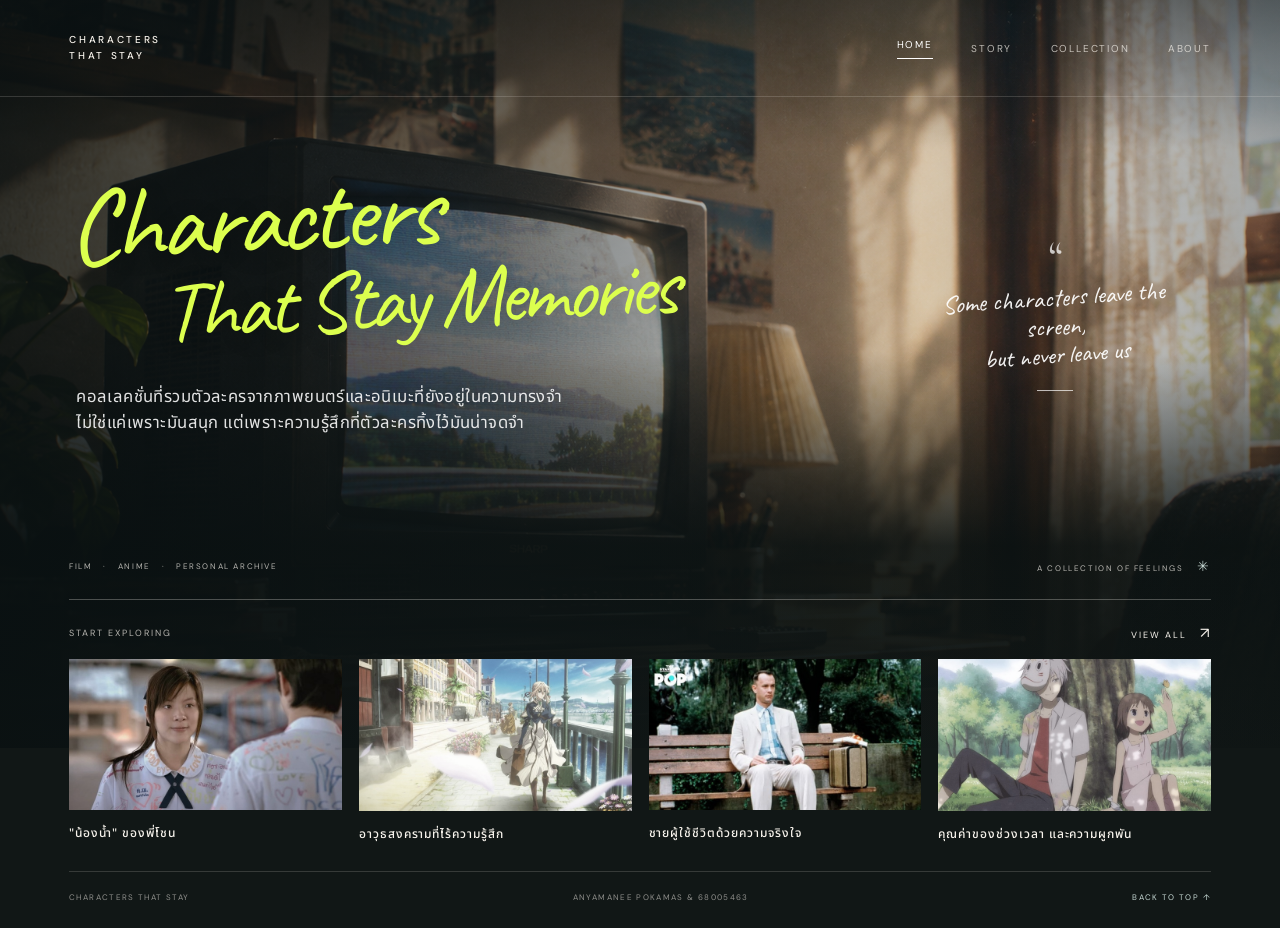
<file: index.html>
<!DOCTYPE html>
<html lang="th">

<head>
    <meta charset="UTF-8">
    <meta name="viewport" content="width=device-width, initial-scale=1.0">
    <title>Characters That Stay</title>

    <link rel="preconnect" href="https://fonts.googleapis.com">
    <link rel="preconnect" href="https://fonts.gstatic.com" crossorigin>
    <link rel="stylesheet" href="https://fonts.googleapis.com/css2?family=Caveat:wght@400;500&family=Cormorant+Garamond:wght@400;500;600&family=DM+Sans:wght@300;400;500;600&family=Noto+Sans+Thai:wght@300;400;500;600&display=swap">

    <!-- base.css = ส่วนกลางทุกหน้า / pages/*.css = เฉพาะหน้านี้ -->
    <link rel="stylesheet" href="css/base.css">
    <link rel="stylesheet" href="css/pages/home.css">
</head>

<body id="top" class="page-home" data-nav="home">
    <div class="page-bg" aria-hidden="true"></div>

    <!-- ===== HEADER (เหมือนกันทุกหน้า — เมนูที่ active มาจาก data-nav ของ body) ===== -->
    <header class="site-header">
        <div class="site-header__inner container">
            <a class="wordmark" href="index.html">CHARACTERS<br>THAT STAY</a>
            <nav class="main-nav" aria-label="Main navigation">
                <a href="index.html" data-nav="home">HOME</a>
                <a href="story.html" data-nav="story">STORY</a>
                <a href="collang.html" data-nav="collection">COLLECTION</a>
                <a href="about.html">ABOUT</a>
            </nav>
            <button class="menu-toggle" type="button" aria-label="Open menu" aria-expanded="false">☰</button>
        </div>
    </header>

    <main class="container">
        <section class="home-hero" id="home">
            <h1 class="display-title">Characters<br><span>That Stay Memories</span></h1>
            <p class="lead">
                คอลเลคชั่นที่รวมตัวละครจากภาพยนตร์และอนิเมะที่ยังอยู่ในความทรงจำ<br>
                ไม่ใช่แค่เพราะมันสนุก แต่เพราะความรู้สึกที่ตัวละครทิ้งไว้มันน่าจดจำ
            </p>

            <aside class="home-quote">
                <span class="home-quote__mark">“</span>
                <p>Some characters leave the screen,<br>but never leave us</p>
                <span class="home-quote__line"></span>
            </aside>
        </section>

        <div class="section-bar home-meta">
            <span>FILM&nbsp;&nbsp; · &nbsp;&nbsp;ANIME&nbsp;&nbsp; · &nbsp;&nbsp;PERSONAL ARCHIVE</span>
            <span>A COLLECTION OF FEELINGS <span class="home-meta__star">✳</span></span>
        </div>

        <section class="home-strip" id="collection" aria-label="Start exploring">
            <div class="home-strip__head">
                <span>START EXPLORING</span>
                <a href="collang.html">VIEW ALL <span>↗</span></a>
            </div>

            <div class="home-cards">
                <a class="home-card" href="character-detail.html?id=nam">
                    <img src="images/nam.jpg" alt="น้ำ — สิ่งเล็ก ๆ ที่เรียกว่ารัก">
                    <span class="home-card__title">"น้องน้ำ" ของพี่โชน</span>
                </a>
                <a class="home-card" href="character-detail.html?id=violet">
                    <img src="images/violet.jpg" alt="ไวโอเลต">
                    <span class="home-card__title">อาวุธสงครามที่ไร้ความรู้สึก</span>
                </a>
                <a class="home-card" href="character-detail.html?id=forrest">
                    <img src="images/forrest.jpg" alt="ฟอร์เรสท์ กัมพ์">
                    <span class="home-card__title">ชายผู้ใช้ชีวิตด้วยความจริงใจ</span>
                </a>
                <a class="home-card" href="character-detail.html?id=gin-hotaru">
                    <img src="images/gin_hotaru.jpg" alt="กินและโฮตารุ">
                    <span class="home-card__title">คุณค่าของช่วงเวลา และความผูกพัน</span>
                </a>
            </div>
        </section>
    </main>

    <!-- ===== FOOTER (เหมือนกันทุกหน้า) ===== -->
    <footer class="site-footer" id="about">
        <span>CHARACTERS THAT STAY</span>
        <span>ANYAMANEE POKAMAS &amp; 68005463</span>
        <a href="#top">BACK TO TOP ↑</a>
    </footer>

    <script src="js/main.js"></script>
</body>

</html>
</file>
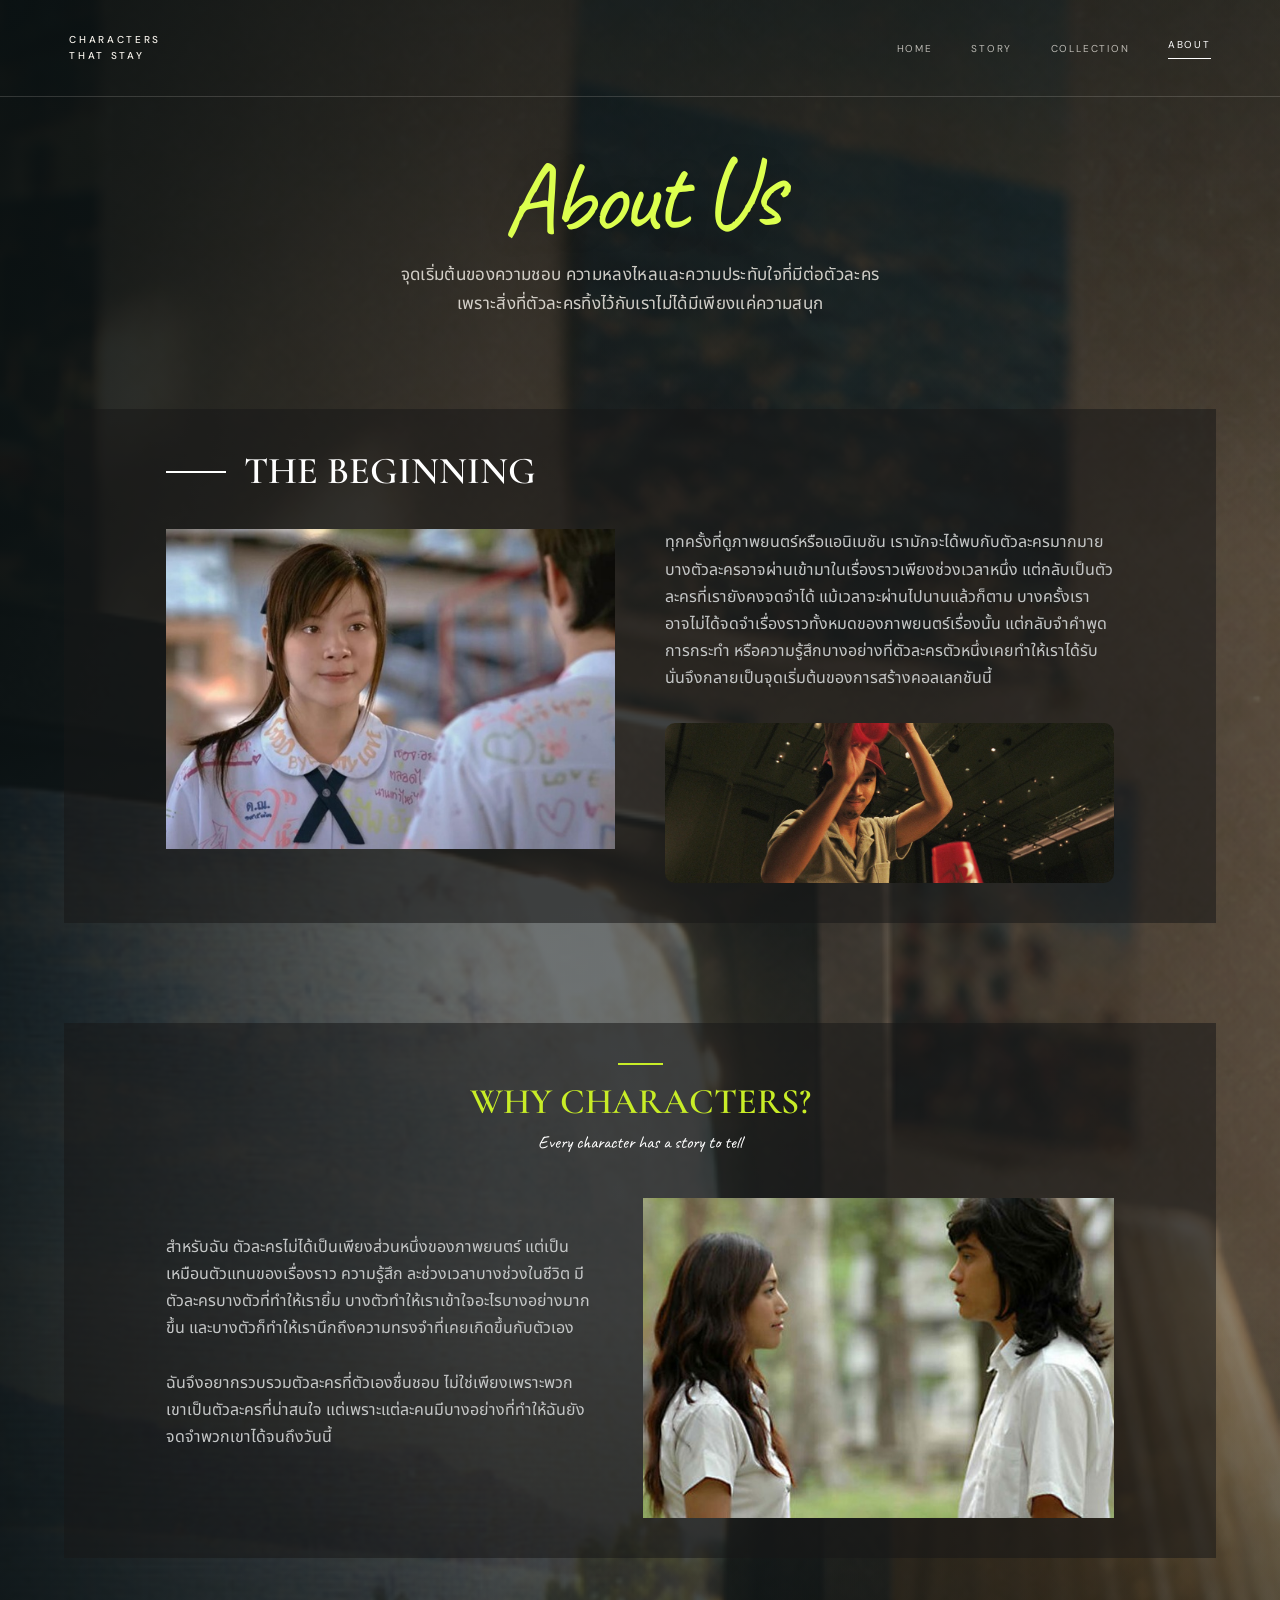
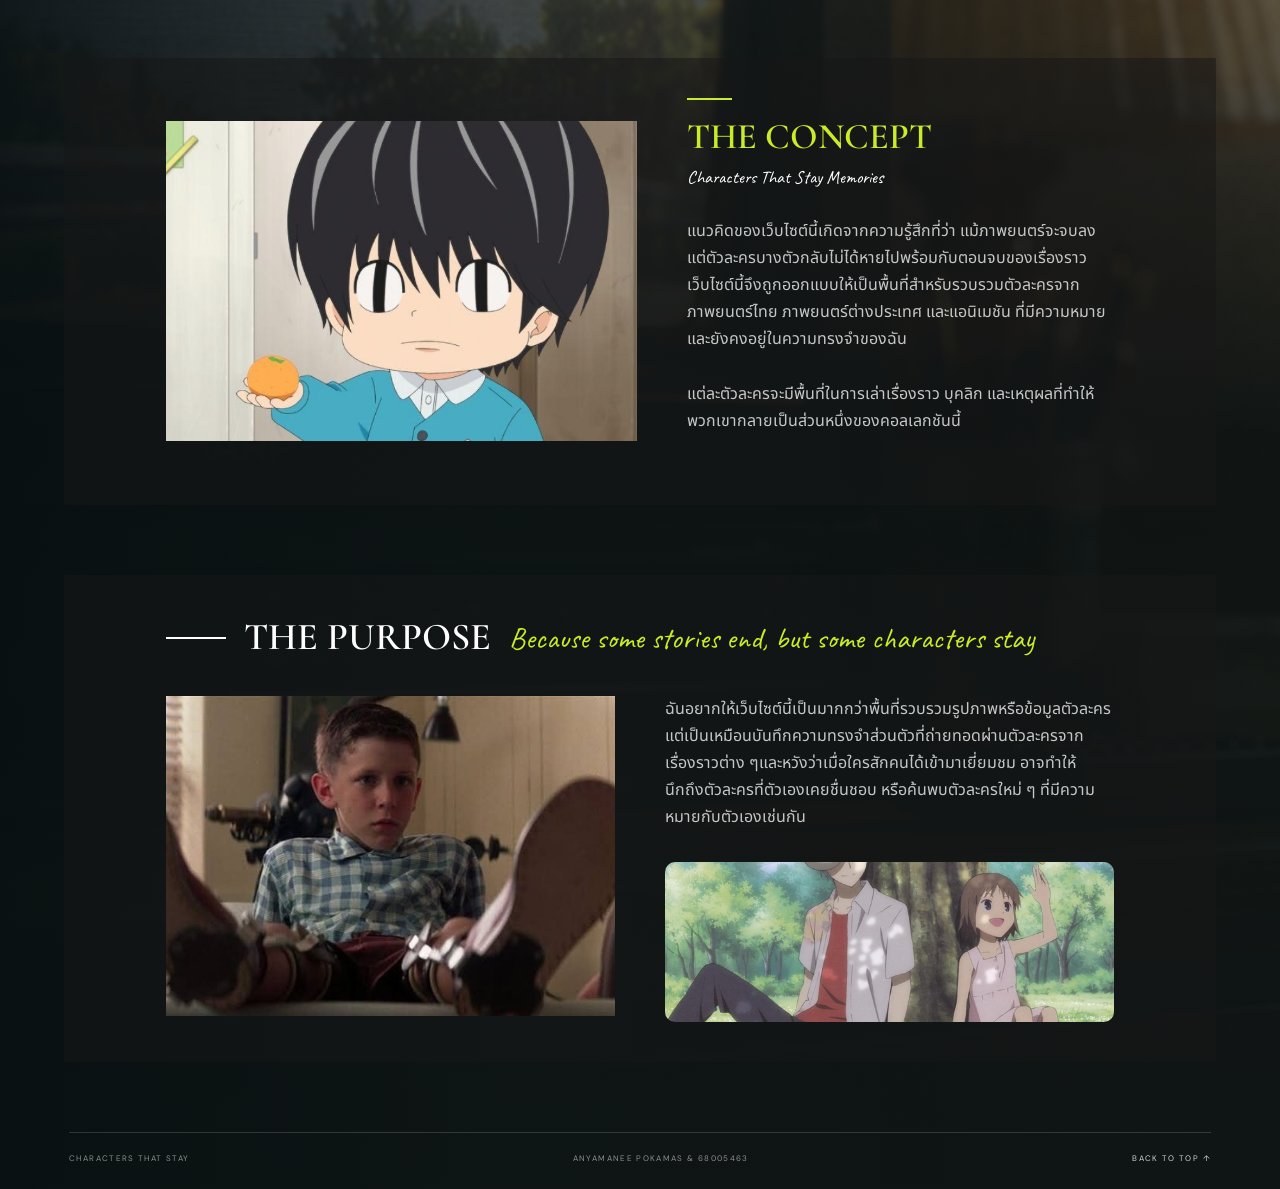
<file: about.html>
<!DOCTYPE html>
<html lang="th">

<head>
    <meta charset="UTF-8">
    <meta name="viewport" content="width=device-width, initial-scale=1.0">
    <title>Stories | Characters That Stay</title>

    <link rel="preconnect" href="https://fonts.googleapis.com">
    <link rel="preconnect" href="https://fonts.gstatic.com" crossorigin>
    <link rel="stylesheet"
        href="https://fonts.googleapis.com/css2?family=Caveat:wght@400;500&family=Cormorant+Garamond:wght@400;500;600&family=DM+Sans:wght@300;400;500;600&family=Noto+Sans+Thai:wght@300;400;500;600&display=swap">

    <!-- base.css = ส่วนกลางทุกหน้า / pages/*.css = เฉพาะหน้านี้ -->
    <link rel="stylesheet" href="css/base.css">
    <link rel="stylesheet" href="css/pages/story.css">
    <link rel="stylesheet" href="css/pages/about.css">
</head>

<body id="top" class="page-story" data-nav="about">
    <div class="page-bg" aria-hidden="true"></div>

    <!-- ===== HEADER (เหมือนกันทุกหน้า — เมนูที่ active มาจาก data-nav ของ body) ===== -->
    <header class="site-header">
        <div class="site-header__inner container">
            <a class="wordmark" href="index.html">CHARACTERS<br>THAT STAY</a>
            <nav class="main-nav" aria-label="Main navigation">
                <a href="index.html" data-nav="home">HOME</a>
                <a href="story.html" data-nav="story">STORY</a>
                <a href="collang.html" data-nav="collection">COLLECTION</a>
                <a href="about.html" data-nav="about">ABOUT</a>
            </nav>
            <button class="menu-toggle" type="button" aria-label="Open menu" aria-expanded="false">☰</button>
        </div>
    </header>

    <main>
        <section class="story-heading">
            <h1 class="display-title display-title--center">About Us</h1>
            <p>จุดเริ่มต้นของความชอบ
                ความหลงไหลและความประทับใจที่มีต่อตัวละคร<br>เพราะสิ่งที่ตัวละครทิ้งไว้กับเราไม่ได้มีเพียงแค่ความสนุก
            </p>
        </section>

        <section class="about-editorial">

            <!-- TITLE -->
            <div class="about-title">
                <span class="about-title-line"></span>
                <h1> THE BEGINNING </h1>
            </div>

            <!-- DECORATION -->
            <div class="about-decoration">
                <span></span>
                <span></span>
            </div>

            <!-- CONTENT -->
            <div class="about-content">

                <!-- LEFT IMAGE -->
                <div class="about-main-image">
                    <img src="images/nam.jpg">
                </div>

                <!-- RIGHT CONTENT -->
                <div class="about-side">

                    <p class="about-description">
                        ทุกครั้งที่ดูภาพยนตร์หรือแอนิเมชัน เรามักจะได้พบกับตัวละครมากมาย
                        บางตัวละครอาจผ่านเข้ามาในเรื่องราวเพียงช่วงเวลาหนึ่ง แต่กลับเป็นตัวละครที่เรายังคงจดจำได้
                        แม้เวลาจะผ่านไปนานแล้วก็ตาม
                        บางครั้งเราอาจไม่ได้จดจำเรื่องราวทั้งหมดของภาพยนตร์เรื่องนั้น แต่กลับจำคำพูด การกระทำ
                        หรือความรู้สึกบางอย่างที่ตัวละครตัวหนึ่งเคยทำให้เราได้รับ
                        นั่นจึงกลายเป็นจุดเริ่มต้นของการสร้างคอลเลกชันนี้
                    </p>


                    <div class="about-secondary-image">
                        <img src="images/kao-05.jpg" alt="Cinema memory">
                    </div>

                </div>

            </div>

        </section>


        <!-- SECTION 02 -->
        <section class="about-editorial about-editorial-reverse">

            <!-- หัวข้อกลาง -->
            <div class="about-section-heading">
                <span></span>
                <h2>WHY CHARACTERS?</h2>
                <p>Every character has a story to tell</p>
            </div>

            <!-- เนื้อหา -->
            <div class="about-content">

                <!-- ซ้าย: ข้อความ -->
                <div class="about-side">

                    <p class="about-description">
                        สำหรับฉัน ตัวละครไม่ได้เป็นเพียงส่วนหนึ่งของภาพยนตร์ แต่เป็นเหมือนตัวแทนของเรื่องราว ความรู้สึก
                        ละช่วงเวลาบางช่วงในชีวิต
                        มีตัวละครบางตัวที่ทำให้เรายิ้ม บางตัวทำให้เราเข้าใจอะไรบางอย่างมากขึ้น
                        และบางตัวก็ทำให้เรานึกถึงความทรงจำที่เคยเกิดขึ้นกับตัวเอง


                        <br><br>ฉันจึงอยากรวบรวมตัวละครที่ตัวเองชื่นชอบ ไม่ใช่เพียงเพราะพวกเขาเป็นตัวละครที่น่าสนใจ
                        แต่เพราะแต่ละคนมีบางอย่างที่ทำให้ฉันยังจดจำพวกเขาได้จนถึงวันนี้
                    </p>

                </div>

                <!-- ขวา: รูปภาพ -->
                <div class="about-main-image">
                    <img src="images/dakanda-01.jpg" alt="Our stories">
                </div>

            </div>

        </section>

        <!-- SECTION 03 -->
        <section class="about-editorial about-editorial-third">

            <div class="about-content">

                <!-- ซ้าย: รูปภาพ -->
                <div class="about-main-image">
                    <img src="images/kotaro.jfif" alt="Memories">
                </div>

                <!-- ขวา: หัวข้อและข้อความ -->
                <div class="about-side">

                    <div class="about-section-heading">
                        <span></span>
                        <h2>THE CONCEPT</h2>
                        <p>Characters That Stay Memories</p>
                    </div>

                    <p class="about-description">
                        แนวคิดของเว็บไซต์นี้เกิดจากความรู้สึกที่ว่า แม้ภาพยนตร์จะจบลง แต่ตัวละครบางตัวกลับไม่ได้หายไปพร้อมกับตอนจบของเรื่องราว
                        เว็บไซต์นี้จึงถูกออกแบบให้เป็นพื้นที่สำหรับรวบรวมตัวละครจากภาพยนตร์ไทย ภาพยนตร์ต่างประเทศ และแอนิเมชัน 
                        ที่มีความหมายและยังคงอยู่ในความทรงจำของฉัน

                        <br><br>
                        แต่ละตัวละครจะมีพื้นที่ในการเล่าเรื่องราว บุคลิก และเหตุผลที่ทำให้พวกเขากลายเป็นส่วนหนึ่งของคอลเลกชันนี้
                    </p>

                </div>

            </div>

        </section>
        
        <!-- SECTION 04 -->
        <section class="about-editorial">

            <!-- TITLE -->
            <div class="about-title">
                <span class="about-title-line"></span>
                <h1> THE PURPOSE </h1>
                <p>Because some stories end, but some characters stay</p>
            </div>

            <!-- DECORATION -->
            <div class="about-decoration">
                <span></span>
                <span></span>
            </div>

            <!-- CONTENT -->
            <div class="about-content">

                <!-- LEFT IMAGE -->
                <div class="about-main-image">
                    <img src="images/forrest-04.jpg">
                </div>

                <!-- RIGHT CONTENT -->
                <div class="about-side">

                    <p class="about-description">
                        ฉันอยากให้เว็บไซต์นี้เป็นมากกว่าพื้นที่รวบรวมรูปภาพหรือข้อมูลตัวละคร แต่เป็นเหมือนบันทึกความทรงจำส่วนตัวที่ถ่ายทอดผ่านตัวละครจากเรื่องราวต่าง ๆและหวังว่าเมื่อใครสักคนได้เข้ามาเยี่ยมชม อาจทำให้นึกถึงตัวละครที่ตัวเองเคยชื่นชอบ หรือค้นพบตัวละครใหม่ ๆ ที่มีความหมายกับตัวเองเช่นกัน
                    </p>


                    <div class="about-secondary-image">
                        <img src="images/gin_hotaru.jpg" alt="Cinema memory">
                    </div>

                </div>

            </div>

        </section>


    </main>

    <!-- ===== FOOTER (เหมือนกันทุกหน้า) ===== -->
    <footer class="site-footer" id="about">
        <span>CHARACTERS THAT STAY</span>
        <span>ANYAMANEE POKAMAS &amp; 68005463</span>
        <a href="#top">BACK TO TOP ↑</a>
    </footer>

    <script src="js/story.js"></script>
    <script src="js/main.js"></script>
</body>

</html>
</file>
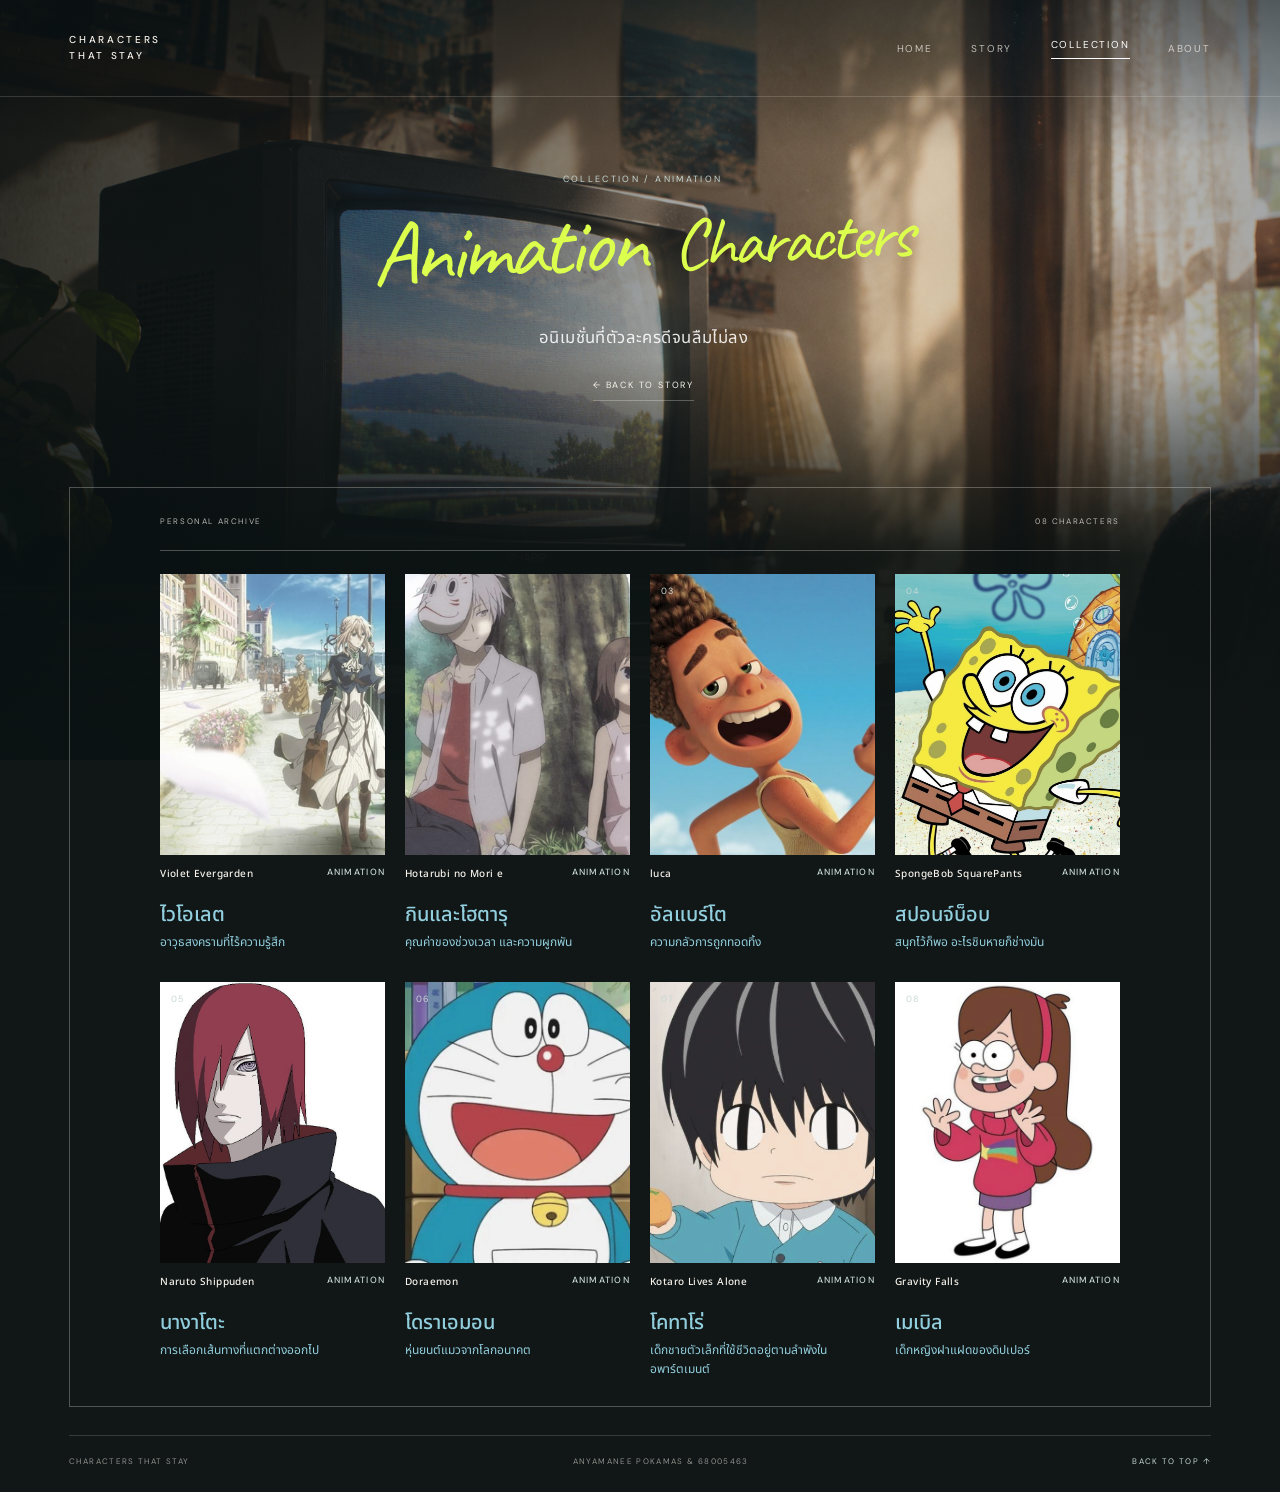
<file: animation.html>
<!DOCTYPE html>
<html lang="th">

<head>
    <meta charset="UTF-8">
    <meta name="viewport" content="width=device-width, initial-scale=1.0">
    <title>Animation | Characters That Stay</title>

    <link rel="preconnect" href="https://fonts.googleapis.com">
    <link rel="preconnect" href="https://fonts.gstatic.com" crossorigin>
    <link rel="stylesheet" href="https://fonts.googleapis.com/css2?family=Caveat:wght@400;500&family=Cormorant+Garamond:wght@400;500;600&family=DM+Sans:wght@300;400;500;600&family=Noto+Sans+Thai:wght@300;400;500;600&display=swap">

    <!-- base.css = ส่วนกลางทุกหน้า / pages/*.css = เฉพาะหน้านี้ -->
    <link rel="stylesheet" href="css/base.css">
    <link rel="stylesheet" href="css/pages/collection.css">
</head>

<body id="top" class="page-collection" data-nav="collection" data-category="animation">
    <div class="page-bg" aria-hidden="true"></div>

    <!-- ===== HEADER (เหมือนกันทุกหน้า — เมนูที่ active มาจาก data-nav ของ body) ===== -->
    <header class="site-header">
        <div class="site-header__inner container">
            <a class="wordmark" href="index.html">CHARACTERS<br>THAT STAY</a>
            <nav class="main-nav" aria-label="Main navigation">
                <a href="index.html" data-nav="home">HOME</a>
                <a href="story.html" data-nav="story">STORY</a>
                <a href="collang.html" data-nav="collection">COLLECTION</a>
                <a href="about.html">ABOUT</a>
            </nav>
            <button class="menu-toggle" type="button" aria-label="Open menu" aria-expanded="false">☰</button>
        </div>
    </header>

    <main class="container">
        <!-- ข้อความส่วนนี้เติมจาก COLLECTIONS ใน js/characters.js -->
        <section class="collection-hero">
            <p class="eyebrow" data-hero-eyebrow></p>
            <h1 class="display-title display-title--inline" data-hero-title></h1>
            <p class="lead" data-hero-intro></p>
            <a class="text-link" href="story.html">← BACK TO STORY</a>
        </section>

        <section class="archive">
            <div class="section-bar">
                <span>PERSONAL ARCHIVE</span>
                <span data-count></span>
            </div>
            <!-- การ์ดถูกสร้างจาก js/characters.js — เพิ่ม/แก้ตัวละครที่ไฟล์นั้น -->
            <div class="character-grid" data-character-grid></div>
        </section>
    </main>

    <!-- ===== FOOTER (เหมือนกันทุกหน้า) ===== -->
    <footer class="site-footer" id="about">
        <span>CHARACTERS THAT STAY</span>
        <span>ANYAMANEE POKAMAS &amp; 68005463</span>
        <a href="#top">BACK TO TOP ↑</a>
    </footer>

    <script src="js/characters.js"></script>
    <script src="js/collection.js"></script>
    <script src="js/main.js"></script>
</body>

</html>
</file>
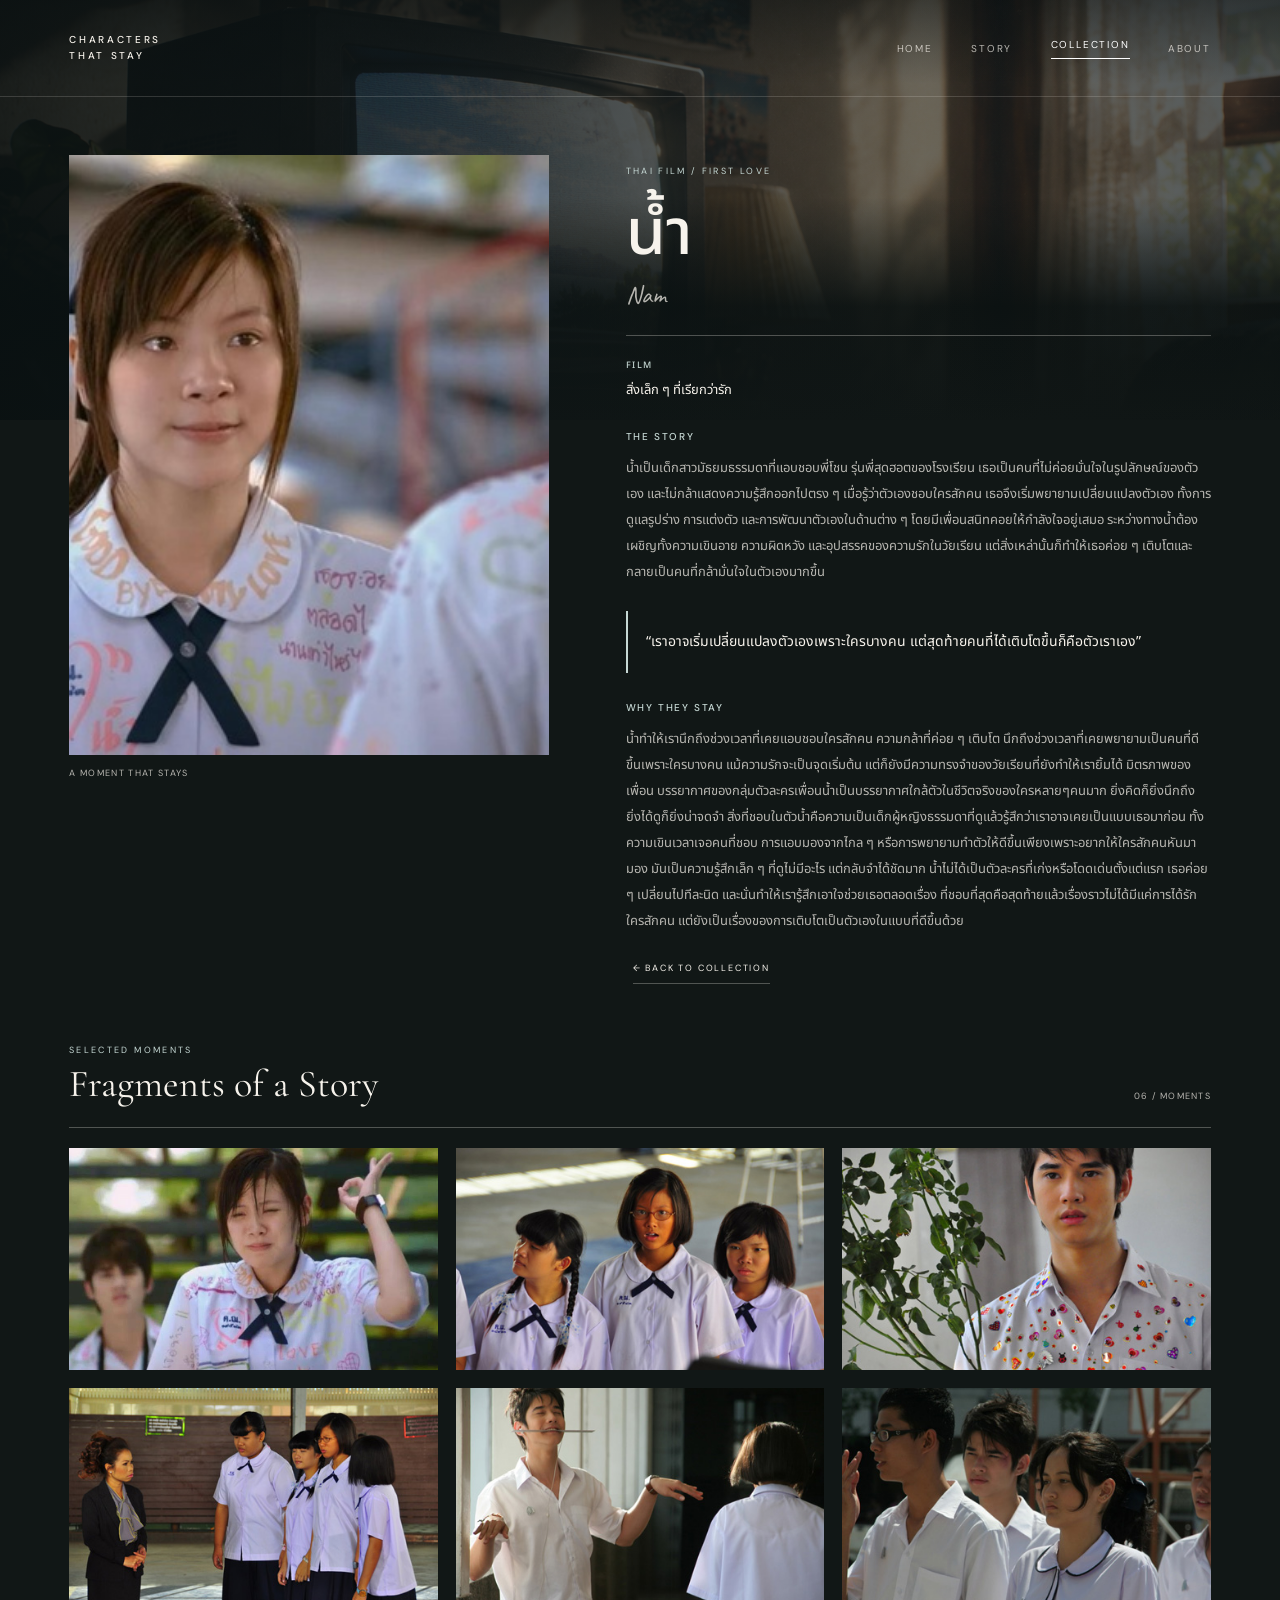
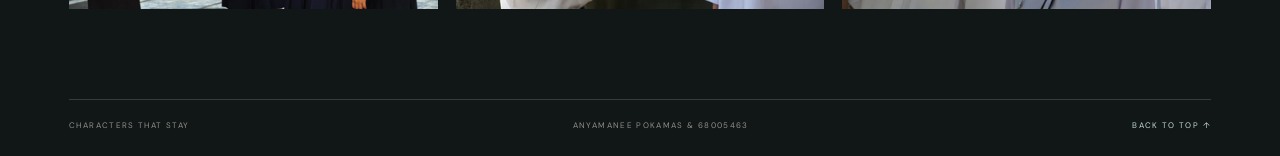
<file: character-detail.html>
<!DOCTYPE html>
<html lang="th">

<head>
    <meta charset="UTF-8">
    <meta name="viewport" content="width=device-width, initial-scale=1.0">
    <title>Character | Characters That Stay</title>

    <link rel="preconnect" href="https://fonts.googleapis.com">
    <link rel="preconnect" href="https://fonts.gstatic.com" crossorigin>
    <link rel="stylesheet" href="https://fonts.googleapis.com/css2?family=Caveat:wght@400;500&family=Cormorant+Garamond:wght@400;500;600&family=DM+Sans:wght@300;400;500;600&family=Noto+Sans+Thai:wght@300;400;500;600&display=swap">

    <!-- base.css = ส่วนกลางทุกหน้า / pages/*.css = เฉพาะหน้านี้ -->
    <link rel="stylesheet" href="css/base.css">
    <link rel="stylesheet" href="css/pages/detail.css">
</head>

<body id="top" class="page-detail" data-nav="collection">
    <div class="page-bg" aria-hidden="true"></div>

    <!-- ===== HEADER (เหมือนกันทุกหน้า — เมนูที่ active มาจาก data-nav ของ body) ===== -->
    <header class="site-header">
        <div class="site-header__inner container">
            <a class="wordmark" href="index.html">CHARACTERS<br>THAT STAY</a>
            <nav class="main-nav" aria-label="Main navigation">
                <a href="index.html" data-nav="home">HOME</a>
                <a href="story.html" data-nav="story">STORY</a>
                <a href="collang.html" data-nav="collection">COLLECTION</a>
                <a href="about.html">ABOUT</a>
            </nav>
            <button class="menu-toggle" type="button" aria-label="Open menu" aria-expanded="false">☰</button>
        </div>
    </header>

    <main class="container">
        <section class="detail">
            <div class="detail__media" id="detailMedia">
                <div class="detail__image">
                    <img id="detailImage" src="" alt="">
                </div>
                <p class="detail__caption">A MOMENT THAT STAYS</p>
            </div>

            <div class="detail__content">
                <p class="eyebrow" id="detailCategory"></p>
                <h1 class="detail__name" id="detailName"></h1>
                <p class="detail__subtitle" id="detailSubtitle"></p>

                <div class="detail__rule"></div>

                <div class="detail__film" id="detailFilm">
                    <p class="detail__label">FILM</p>
                    <p id="detailFilmName"></p>
                </div>

                <div id="detailStory">
                    <h2 class="detail__label">THE STORY</h2>
                    <p class="detail__text" id="detailDescription"></p>
                </div>

                <blockquote class="detail__quote" id="detailQuote">
                    <span id="detailQuoteText"></span>
                </blockquote>

                <div class="detail__memory" id="detailMemory">
                    <h2 class="detail__label">WHY THEY STAY</h2>
                    <p class="detail__text" id="detailMemoryText"></p>
                </div>

                <a class="text-link" id="detailBack" href="collang.html">← BACK TO COLLECTION</a>
            </div>
        </section>

        <section class="detail-gallery" id="detailGalleryWrap">
            <div class="detail-gallery__head">
                <div>
                    <p class="eyebrow">SELECTED MOMENTS</p>
                    <h2>Fragments of a Story</h2>
                </div>
                <p class="detail-gallery__count" id="detailGalleryCount"></p>
            </div>
            <div class="detail-gallery__grid" id="detailGallery"><!-- JS ใส่รูปให้ --></div>
        </section>
    </main>

    <!-- ===== FOOTER (เหมือนกันทุกหน้า) ===== -->
    <footer class="site-footer" id="about">
        <span>CHARACTERS THAT STAY</span>
        <span>ANYAMANEE POKAMAS &amp; 68005463</span>
        <a href="#top">BACK TO TOP ↑</a>
    </footer>

    <script src="js/gallery.js"></script>
    <script src="js/characters.js"></script>
    <script src="js/detail.js"></script>
    <script src="js/main.js"></script>
</body>

</html>
</file>
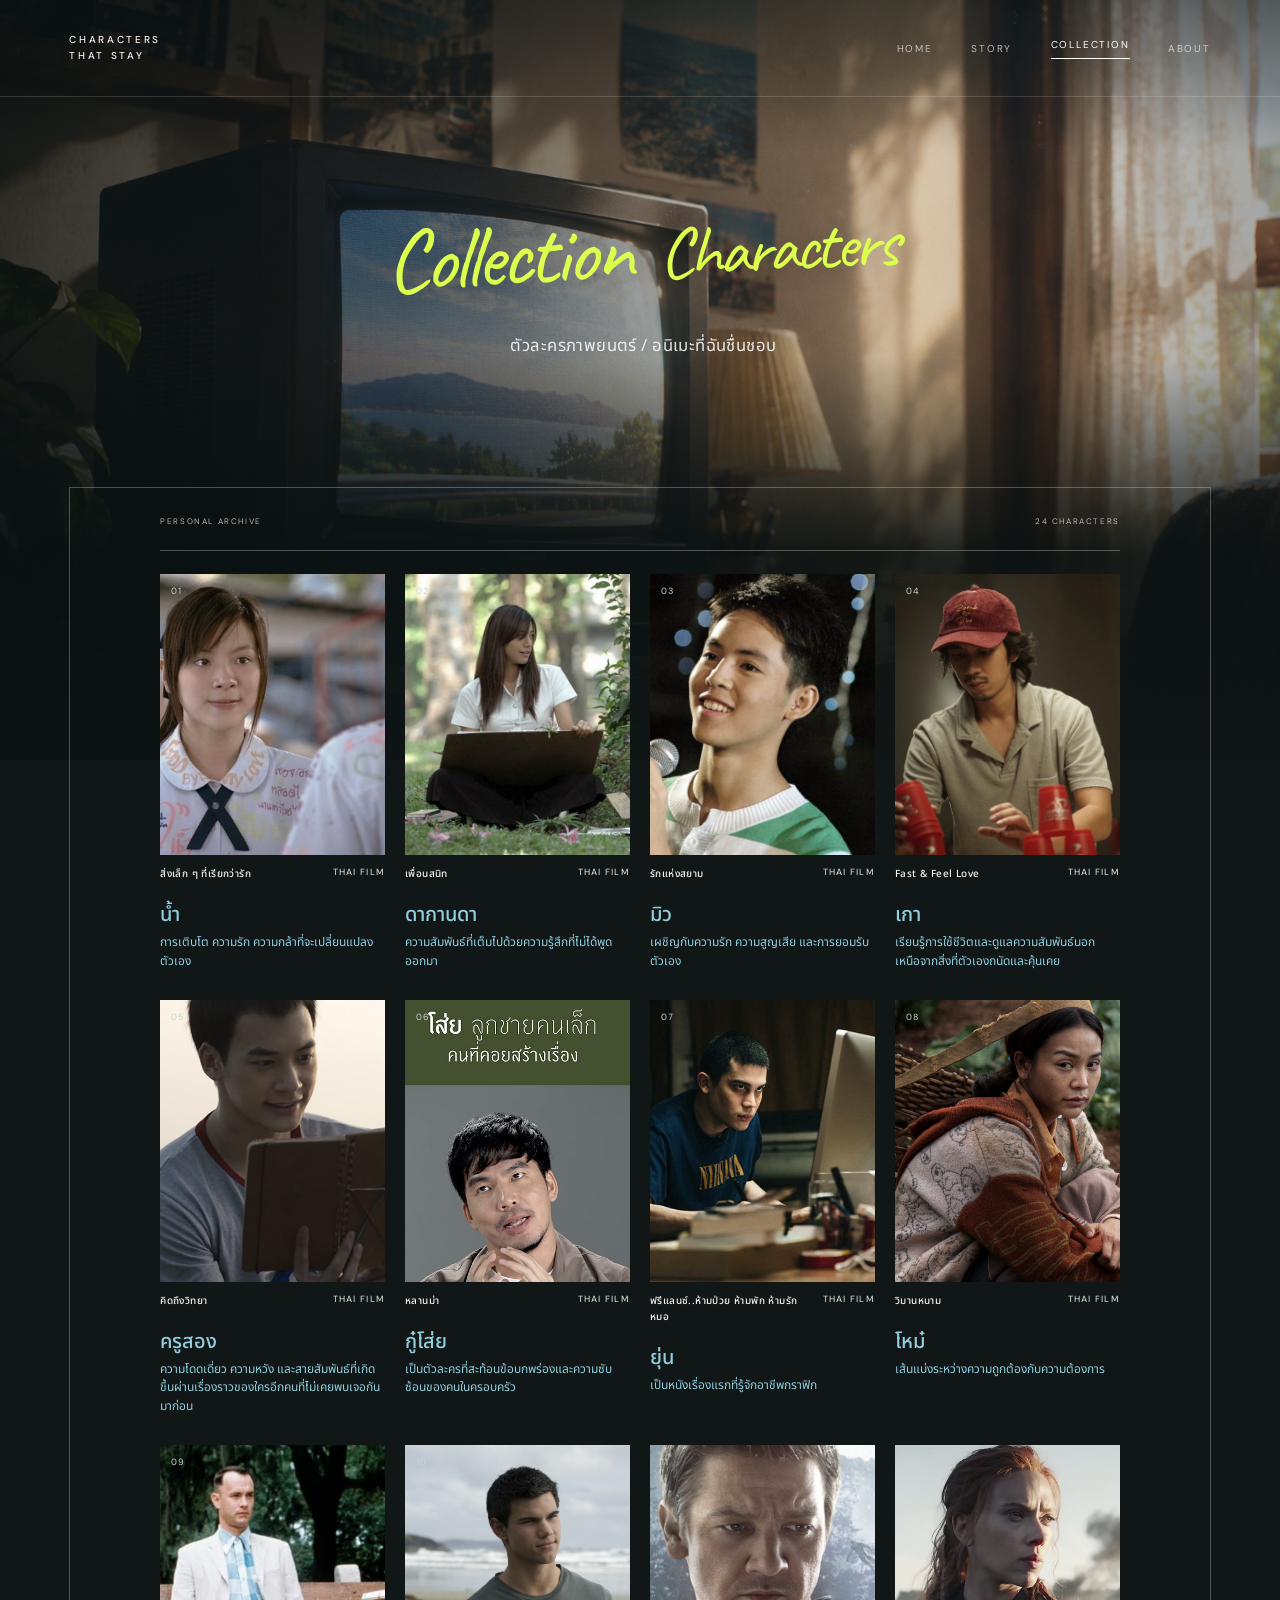
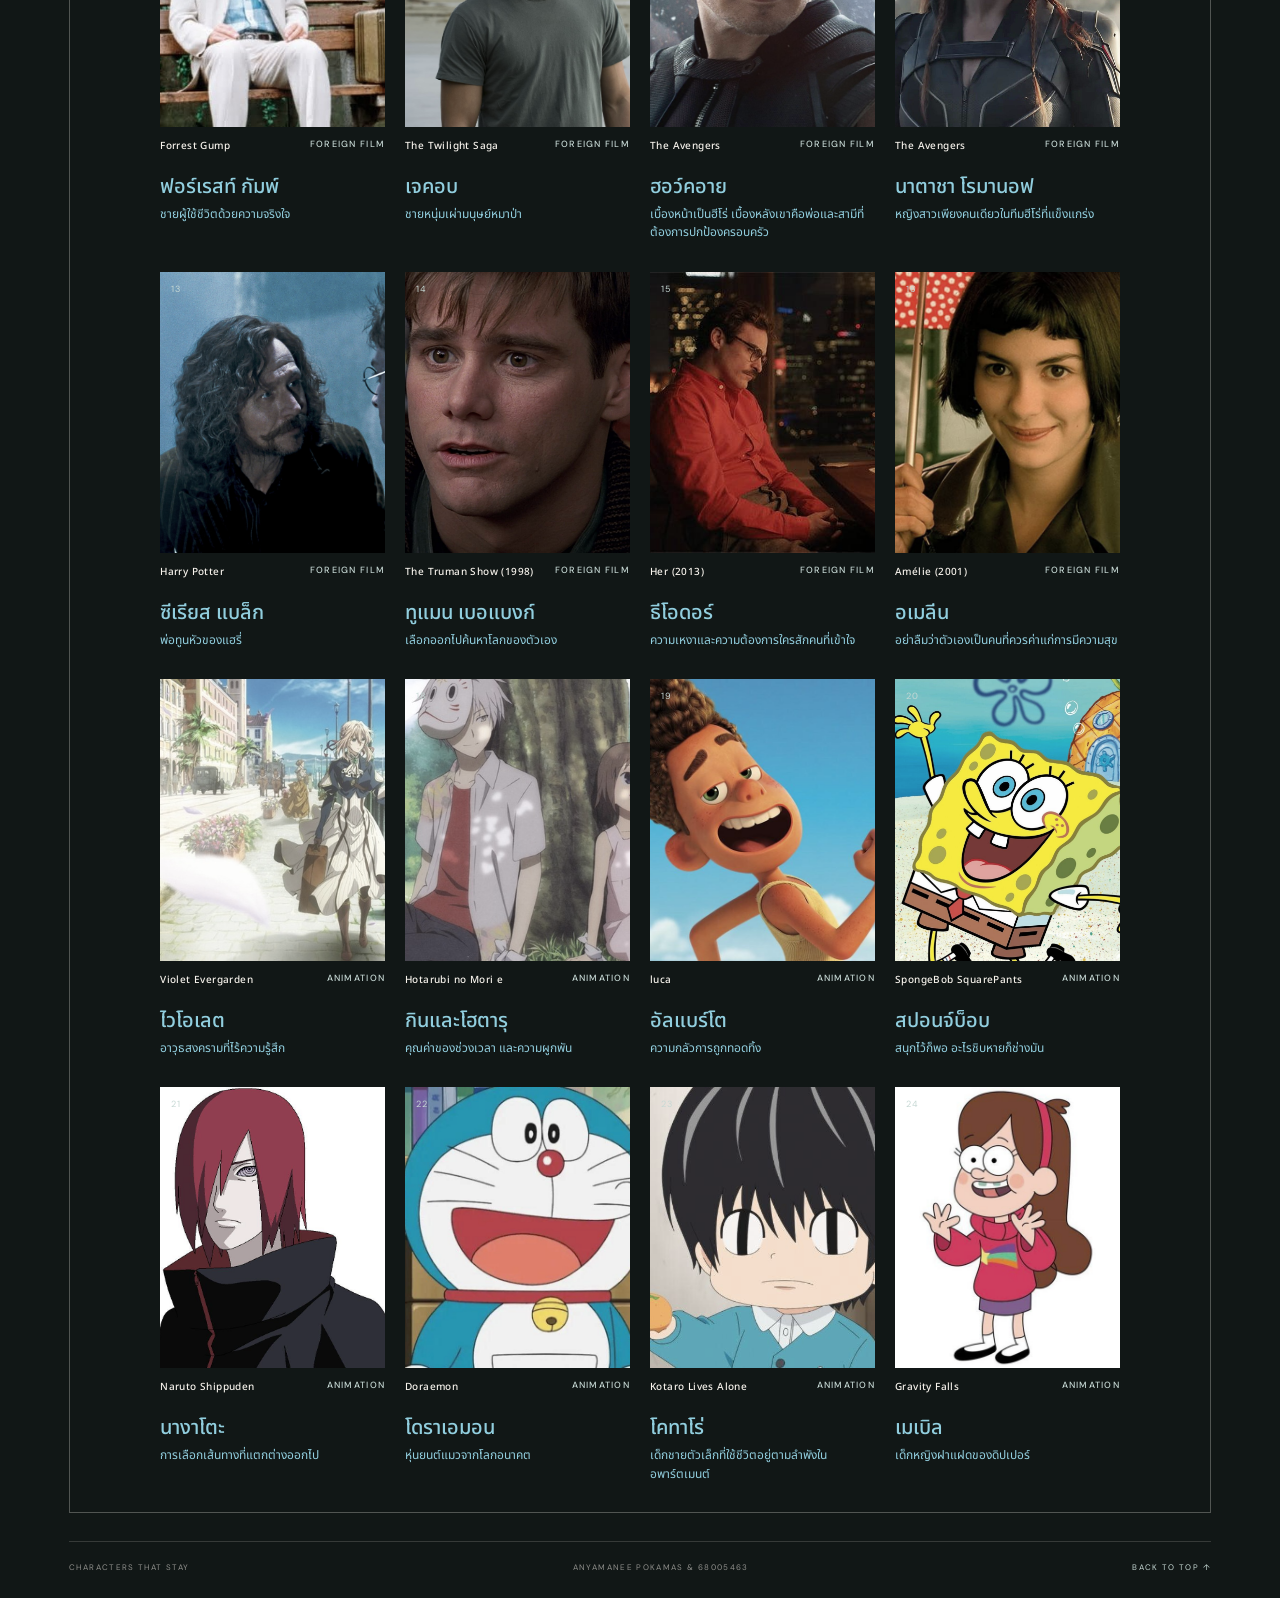
<file: collang.html>
<!DOCTYPE html>
<html lang="th">

<head>
    <meta charset="UTF-8">
    <meta name="viewport" content="width=device-width, initial-scale=1.0">
    <title>Collection | Characters That Stay</title>

    <link rel="preconnect" href="https://fonts.googleapis.com">
    <link rel="preconnect" href="https://fonts.gstatic.com" crossorigin>
    <link rel="stylesheet" href="https://fonts.googleapis.com/css2?family=Caveat:wght@400;500&family=Cormorant+Garamond:wght@400;500;600&family=DM+Sans:wght@300;400;500;600&family=Noto+Sans+Thai:wght@300;400;500;600&display=swap">

    <!-- base.css = ส่วนกลางทุกหน้า / pages/*.css = เฉพาะหน้านี้ -->
    <link rel="stylesheet" href="css/base.css">
    <link rel="stylesheet" href="css/pages/collection.css">
</head>

<body id="top" class="page-collection" data-nav="collection">
    <div class="page-bg" aria-hidden="true"></div>

    <!-- ===== HEADER (เหมือนกันทุกหน้า — เมนูที่ active มาจาก data-nav ของ body) ===== -->
    <header class="site-header">
        <div class="site-header__inner container">
            <a class="wordmark" href="index.html">CHARACTERS<br>THAT STAY</a>
            <nav class="main-nav" aria-label="Main navigation">
                <a href="index.html" data-nav="home">HOME</a>
                <a href="story.html" data-nav="story">STORY</a>
                <a href="collang.html" data-nav="collection">COLLECTION</a>
                <a href="about.html">ABOUT</a>
            </nav>
            <button class="menu-toggle" type="button" aria-label="Open menu" aria-expanded="false">☰</button>
        </div>
    </header>

    <main class="container">
        <section class="collection-hero">
            <h1 class="display-title display-title--inline">Collection <span>Characters</span></h1>
            <p class="lead">ตัวละครภาพยนตร์ / อนิเมะที่ฉันชื่นชอบ</p>
            
        </section>

        <section class="archive">
            <div class="section-bar">
                <span>PERSONAL ARCHIVE</span>
                <span data-count></span>
            </div>
            <!-- การ์ดถูกสร้างจาก js/characters.js — เพิ่ม/แก้ตัวละครที่ไฟล์นั้น -->
            <div class="character-grid" data-character-grid></div>
        </section>
    </main>

    <!-- ===== FOOTER (เหมือนกันทุกหน้า) ===== -->
    <footer class="site-footer" id="about">
        <span>CHARACTERS THAT STAY</span>
        <span>ANYAMANEE POKAMAS &amp; 68005463</span>
        <a href="#top">BACK TO TOP ↑</a>
    </footer>

    <script src="js/characters.js"></script>
    <script src="js/collection.js"></script>
    <script src="js/main.js"></script>
</body>

</html>
</file>
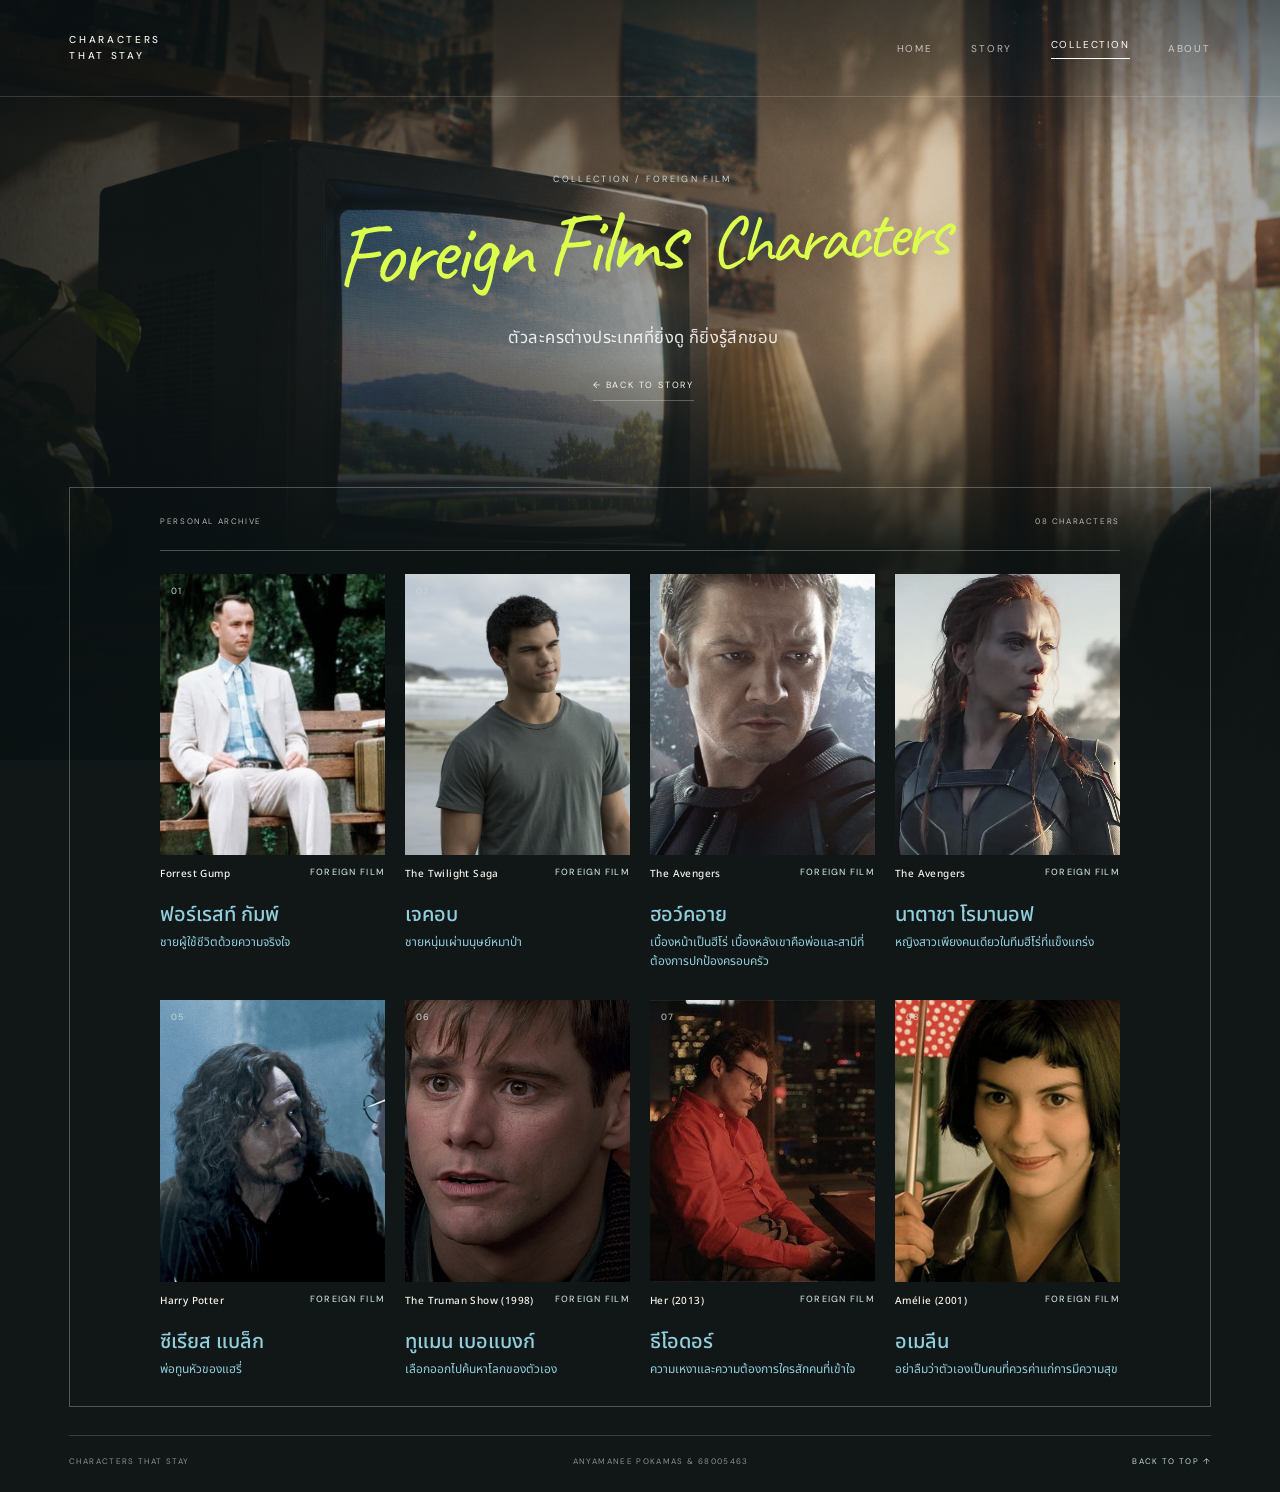
<file: foreignfilm.html>
<!DOCTYPE html>
<html lang="th">

<head>
    <meta charset="UTF-8">
    <meta name="viewport" content="width=device-width, initial-scale=1.0">
    <title>Foreign Films | Characters That Stay</title>

    <link rel="preconnect" href="https://fonts.googleapis.com">
    <link rel="preconnect" href="https://fonts.gstatic.com" crossorigin>
    <link rel="stylesheet" href="https://fonts.googleapis.com/css2?family=Caveat:wght@400;500&family=Cormorant+Garamond:wght@400;500;600&family=DM+Sans:wght@300;400;500;600&family=Noto+Sans+Thai:wght@300;400;500;600&display=swap">

    <!-- base.css = ส่วนกลางทุกหน้า / pages/*.css = เฉพาะหน้านี้ -->
    <link rel="stylesheet" href="css/base.css">
    <link rel="stylesheet" href="css/pages/collection.css">
</head>

<body id="top" class="page-collection" data-nav="collection" data-category="foreign">
    <div class="page-bg" aria-hidden="true"></div>

    <!-- ===== HEADER (เหมือนกันทุกหน้า — เมนูที่ active มาจาก data-nav ของ body) ===== -->
    <header class="site-header">
        <div class="site-header__inner container">
            <a class="wordmark" href="index.html">CHARACTERS<br>THAT STAY</a>
            <nav class="main-nav" aria-label="Main navigation">
                <a href="index.html" data-nav="home">HOME</a>
                <a href="story.html" data-nav="story">STORY</a>
                <a href="collang.html" data-nav="collection">COLLECTION</a>
                <a href="about.html">ABOUT</a>
            </nav>
            <button class="menu-toggle" type="button" aria-label="Open menu" aria-expanded="false">☰</button>
        </div>
    </header>

    <main class="container">
        <!-- ข้อความส่วนนี้เติมจาก COLLECTIONS ใน js/characters.js -->
        <section class="collection-hero">
            <p class="eyebrow" data-hero-eyebrow></p>
            <h1 class="display-title display-title--inline" data-hero-title></h1>
            <p class="lead" data-hero-intro></p>
            <a class="text-link" href="story.html">← BACK TO STORY</a>
        </section>

        <section class="archive">
            <div class="section-bar">
                <span>PERSONAL ARCHIVE</span>
                <span data-count></span>
            </div>
            <!-- การ์ดถูกสร้างจาก js/characters.js — เพิ่ม/แก้ตัวละครที่ไฟล์นั้น -->
            <div class="character-grid" data-character-grid></div>
        </section>

        
    </main>

    <!-- ===== FOOTER (เหมือนกันทุกหน้า) ===== -->
    <footer class="site-footer" id="about">
        <span>CHARACTERS THAT STAY</span>
        <span>ANYAMANEE POKAMAS &amp; 68005463</span>
        <a href="#top">BACK TO TOP ↑</a>
    </footer>

    <script src="js/characters.js"></script>
    <script src="js/collection.js"></script>
    <script src="js/main.js"></script>
</body>

</html>
</file>
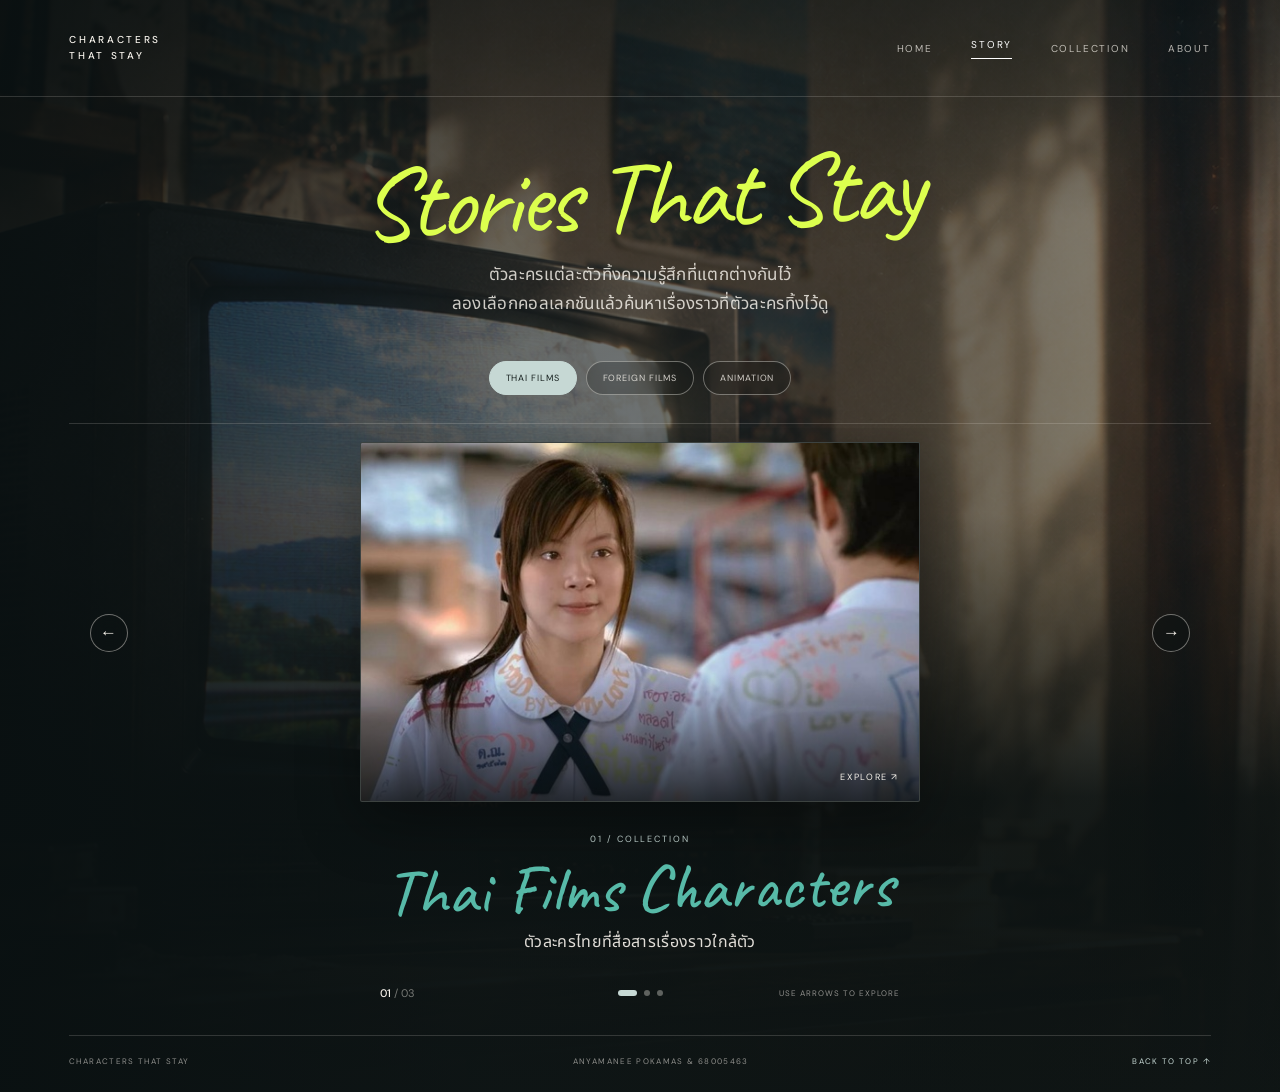
<file: story.html>
<!DOCTYPE html>
<html lang="th">

<head>
    <meta charset="UTF-8">
    <meta name="viewport" content="width=device-width, initial-scale=1.0">
    <title>Stories | Characters That Stay</title>

    <link rel="preconnect" href="https://fonts.googleapis.com">
    <link rel="preconnect" href="https://fonts.gstatic.com" crossorigin>
    <link rel="stylesheet" href="https://fonts.googleapis.com/css2?family=Caveat:wght@400;500&family=Cormorant+Garamond:wght@400;500;600&family=DM+Sans:wght@300;400;500;600&family=Noto+Sans+Thai:wght@300;400;500;600&display=swap">

    <!-- base.css = ส่วนกลางทุกหน้า / pages/*.css = เฉพาะหน้านี้ -->
    <link rel="stylesheet" href="css/base.css">
    <link rel="stylesheet" href="css/pages/story.css">
</head>

<body id="top" class="page-story" data-nav="story">
    <div class="page-bg" aria-hidden="true"></div>

    <!-- ===== HEADER (เหมือนกันทุกหน้า — เมนูที่ active มาจาก data-nav ของ body) ===== -->
    <header class="site-header">
        <div class="site-header__inner container">
            <a class="wordmark" href="index.html">CHARACTERS<br>THAT STAY</a>
            <nav class="main-nav" aria-label="Main navigation">
                <a href="index.html" data-nav="home">HOME</a>
                <a href="story.html" data-nav="story">STORY</a>
                <a href="collang.html" data-nav="collection">COLLECTION</a>
                <a href="about.html">ABOUT</a>
            </nav>
            <button class="menu-toggle" type="button" aria-label="Open menu" aria-expanded="false">☰</button>
        </div>
    </header>

    <main>
        <section class="story-heading">
            <h1 class="display-title display-title--center">Stories That Stay</h1>
            <p>ตัวละครแต่ละตัวทิ้งความรู้สึกที่แตกต่างกันไว้<br>ลองเลือกคอลเลกชันแล้วค้นหาเรื่องราวที่ตัวละครทิ้งไว้ดู</p>
        </section>

        <!-- ปุ่มหมวด: ลำดับต้องตรงกับลำดับสไลด์ด้านล่าง -->
        <nav class="category-pills" aria-label="Choose a category">
            <button class="pill" type="button">Thai Films</button>
            <button class="pill" type="button">Foreign Films</button>
            <button class="pill" type="button">Animation</button>
        </nav>

        <section class="carousel" aria-label="Browse story categories">
            <button class="carousel__arrow carousel__arrow--prev" type="button" aria-label="Previous category">←</button>

            <div class="carousel__viewport">
                <div class="carousel__track">

                    <article class="carousel__slide">
                        <a class="carousel__image" href="thaifilm.html">
                            <img src="images/nam.jpg" alt="Thai Films collection">
                            <span class="carousel__cta">EXPLORE ↗</span>
                        </a>
                        <div class="carousel__copy">
                            <span class="carousel__number">01 / COLLECTION</span>
                            <h2>Thai Films Characters</h2>
                            <p>ตัวละครไทยที่สื่อสารเรื่องราวใกล้ตัว</p>
                        </div>
                    </article>

                    <article class="carousel__slide">
                        <a class="carousel__image" href="foreignfilm.html">
                            <img src="images/forrest.jpg" alt="Foreign Films collection">
                            <span class="carousel__cta">EXPLORE ↗</span>
                        </a>
                        <div class="carousel__copy">
                            <span class="carousel__number">02 / COLLECTION</span>
                            <h2>Foreign Films Characters</h2>
                            <p>ตัวละครต่างประเทศที่ยิ่งดู ก็ยิ่งรู้สึกชอบ</p>
                        </div>
                    </article>

                    <article class="carousel__slide">
                        <a class="carousel__image" href="animation.html">
                            <img src="images/violet.jpg" alt="Animation collection">
                            <span class="carousel__cta">EXPLORE ↗</span>
                        </a>
                        <div class="carousel__copy">
                            <span class="carousel__number">03 / COLLECTION</span>
                            <h2>Animation Characters</h2>
                            <p>อนิเมชั่นที่ตัวละครดีจนลืมไม่ลง</p>
                        </div>
                    </article>

                </div>
            </div>

            <button class="carousel__arrow carousel__arrow--next" type="button" aria-label="Next category">→</button>
        </section>

        <div class="carousel__footer">
            <span class="carousel__count"><b id="carouselCurrent">01</b> <span id="carouselTotal">/ 03</span></span>
            <div class="carousel__dots" aria-label="Select category"><!-- JS สร้างจุดให้อัตโนมัติ --></div>
            <span class="carousel__hint">USE ARROWS TO EXPLORE</span>
        </div>
    </main>

    <!-- ===== FOOTER (เหมือนกันทุกหน้า) ===== -->
    <footer class="site-footer" id="about">
        <span>CHARACTERS THAT STAY</span>
        <span>ANYAMANEE POKAMAS &amp; 68005463</span>
        <a href="#top">BACK TO TOP ↑</a>
    </footer>

    <script src="js/story.js"></script>
    <script src="js/main.js"></script>
</body>

</html>
</file>
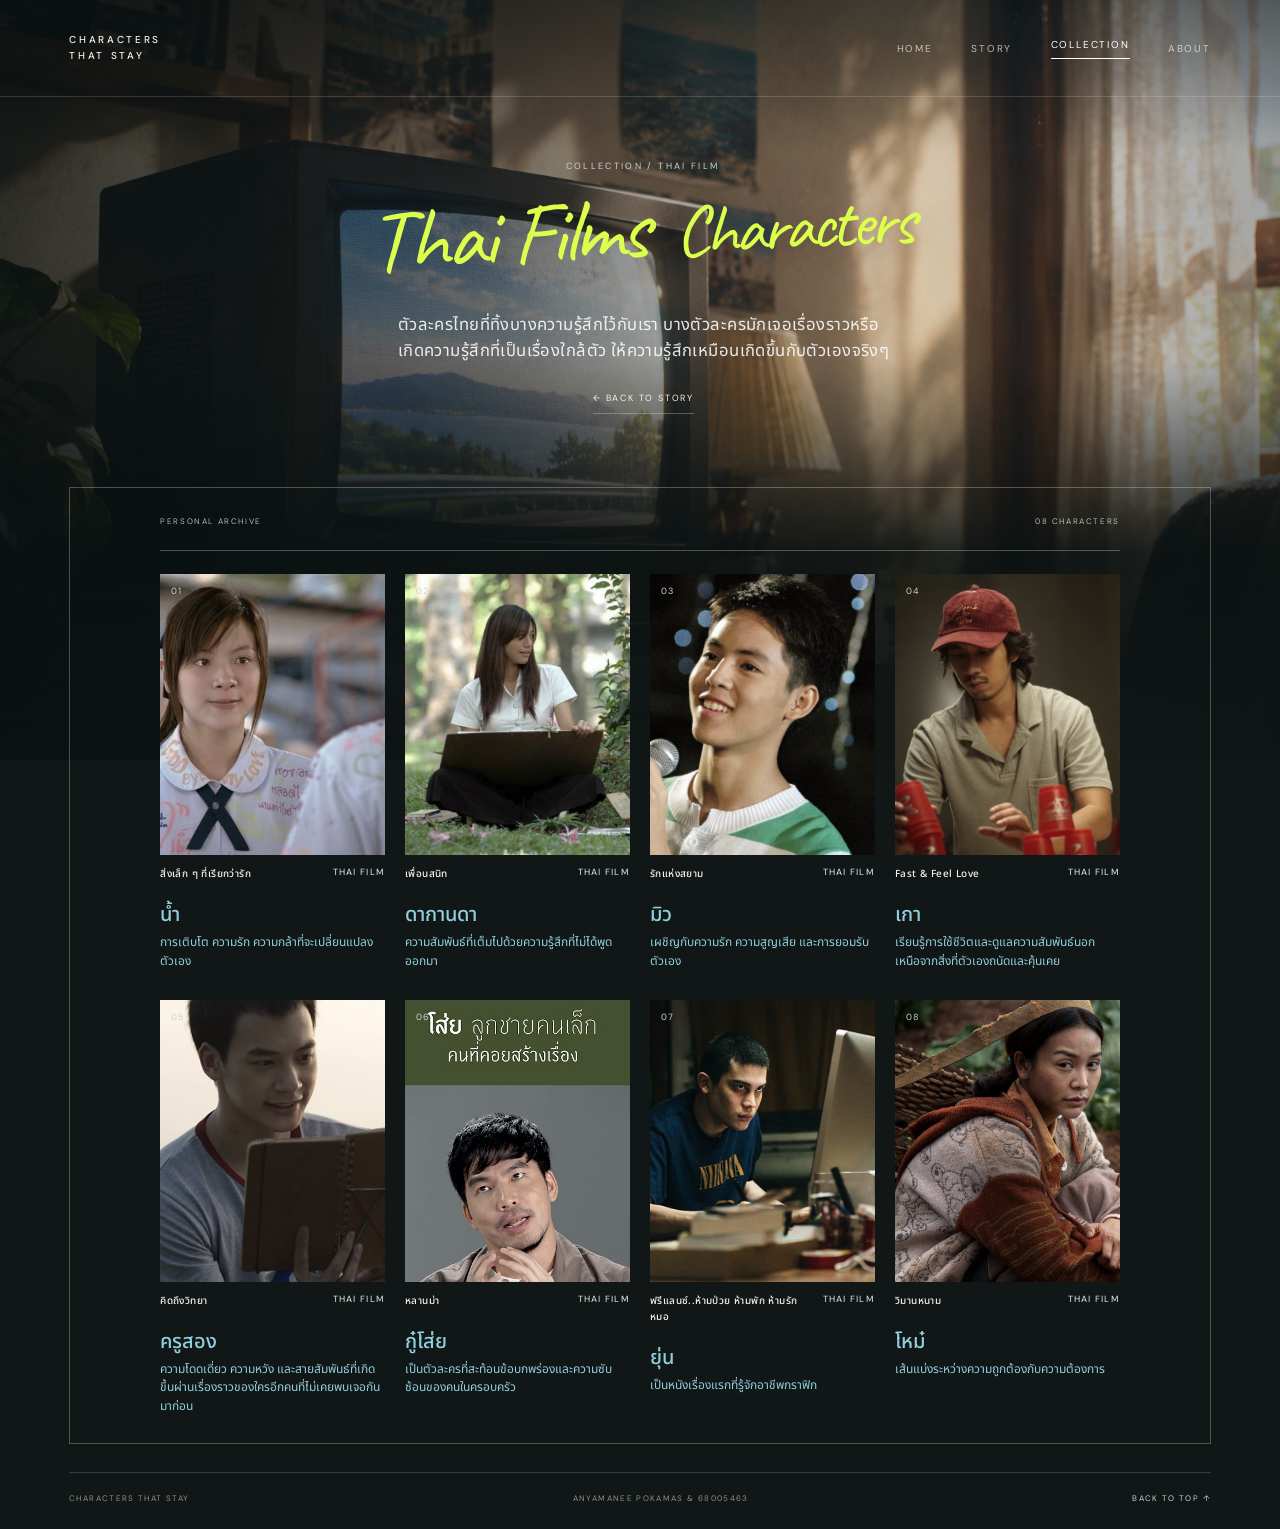
<file: thaifilm.html>
<!DOCTYPE html>
<html lang="th">

<head>
    <meta charset="UTF-8">
    <meta name="viewport" content="width=device-width, initial-scale=1.0">
    <title>Thai Films | Characters That Stay</title>

    <link rel="preconnect" href="https://fonts.googleapis.com">
    <link rel="preconnect" href="https://fonts.gstatic.com" crossorigin>
    <link rel="stylesheet" href="https://fonts.googleapis.com/css2?family=Caveat:wght@400;500&family=Cormorant+Garamond:wght@400;500;600&family=DM+Sans:wght@300;400;500;600&family=Noto+Sans+Thai:wght@300;400;500;600&display=swap">

    <!-- base.css = ส่วนกลางทุกหน้า / pages/*.css = เฉพาะหน้านี้ -->
    <link rel="stylesheet" href="css/base.css">
    <link rel="stylesheet" href="css/pages/collection.css">
</head>

<body id="top" class="page-collection" data-nav="collection" data-category="thai">
    <div class="page-bg" aria-hidden="true"></div>

    <!-- ===== HEADER (เหมือนกันทุกหน้า — เมนูที่ active มาจาก data-nav ของ body) ===== -->
    <header class="site-header">
        <div class="site-header__inner container">
            <a class="wordmark" href="index.html">CHARACTERS<br>THAT STAY</a>
            <nav class="main-nav" aria-label="Main navigation">
                <a href="index.html" data-nav="home">HOME</a>
                <a href="story.html" data-nav="story">STORY</a>
                <a href="collang.html" data-nav="collection">COLLECTION</a>
                <a href="about.html">ABOUT</a>
            </nav>
            <button class="menu-toggle" type="button" aria-label="Open menu" aria-expanded="false">☰</button>
        </div>
    </header>

    <main class="container">
        <!-- ข้อความส่วนนี้เติมจาก COLLECTIONS ใน js/characters.js -->
        <section class="collection-hero">
            <p class="eyebrow" data-hero-eyebrow></p>
            <h1 class="display-title display-title--inline" data-hero-title></h1>
            <p class="lead" data-hero-intro></p>
            <a class="text-link" href="story.html">← BACK TO STORY</a>
        </section>

        <section class="archive">
            <div class="section-bar">
                <span>PERSONAL ARCHIVE</span>
                <span data-count></span>
            </div>
            <!-- การ์ดถูกสร้างจาก js/characters.js — เพิ่ม/แก้ตัวละครที่ไฟล์นั้น -->
            <div class="character-grid" data-character-grid></div>
        </section>
    </main>

    <!-- ===== FOOTER (เหมือนกันทุกหน้า) ===== -->
    <footer class="site-footer" id="about">
        <span>CHARACTERS THAT STAY</span>
        <span>ANYAMANEE POKAMAS &amp; 68005463</span>
        <a href="#top">BACK TO TOP ↑</a>
    </footer>

    <script src="js/characters.js"></script>
    <script src="js/collection.js"></script>
    <script src="js/main.js"></script>
</body>

</html>
</file>
<file: css/base.css>
/* =========================================================
   base.css — ส่วนกลางของ "ทุกหน้า"
   ---------------------------------------------------------
   ไฟล์นี้มีแค่ของที่ใช้ร่วมกันจริง ๆ:
     1. ตัวแปรสี / ฟอนต์ / ระยะ   (แก้ตรงนี้ = เปลี่ยนทั้งเว็บ)
     2. reset พื้นฐาน
     3. พื้นหลังภาพ hero (.page-bg)
     4. header + เมนู + footer
     5. คอมโพเนนต์เล็กที่หลายหน้าใช้ (.eyebrow, .display-title, .lead,
        .text-link, .section-bar, .pill)

   กฎสำคัญ: ห้ามเขียน selector แบบแท็กเปล่า ๆ เช่น h1 { } หรือ p { }
   ในไฟล์นี้ เพราะจะไปทับทุกหน้า ให้ใช้ class เสมอ
   สไตล์เฉพาะหน้าให้ไปเขียนใน css/pages/<ชื่อหน้า>.css
   ========================================================= */

/* ---------- 1. Tokens ---------- */
:root {
  /* สี */
  --bg: #111716;
  --panel: #17201f;
  --ink: #f7f3ec;
  --muted: rgba(247, 243, 236, 0.72);
  --faint: rgba(247, 243, 236, 0.55);
  --line: rgba(247, 243, 236, 0.28);
  --line-soft: rgba(247, 243, 236, 0.16);
  --accent: #c6d8d4;      /* ตัวเลข / ป้ายเล็ก */
  --accent-2: #91cede;    /* ชื่อตัวละครบนการ์ด */
  --highlight: #dcff4e;   /* หัวข้อลายมือสีเขียวมะนาว */
  --teal: #57baa8;

  /* ฟอนต์ */
  --font-body: "DM Sans", "Noto Sans Thai", sans-serif;
  --font-thai: "Noto Sans Thai", sans-serif;
  --font-serif: "Cormorant Garamond", "Noto Sans Thai", serif;
  --font-hand: "Caveat", cursive;

  /* ระยะขอบซ้าย-ขวาของทั้งเว็บ (ใช้ตัวเดียวทุกหน้า) */
  --pad: clamp(24px, 5.4vw, 86px);
  --header-h: 96px;
}

@media (max-width: 900px) {
  :root { --pad: 28px; }
}
@media (max-width: 620px) {
  :root { --pad: 20px; --header-h: 76px; }
}

/* ---------- 2. Reset ---------- */
*,
*::before,
*::after { box-sizing: border-box; }

html { scroll-behavior: smooth; }

body {
  position: relative;
  isolation: isolate;
  min-height: 100vh;
  margin: 0;
  overflow-x: hidden;
  background: var(--bg);
  color: var(--ink);
  font-family: var(--font-body);
}

a { color: inherit; text-decoration: none; }
img { display: block; max-width: 100%; }

.container { padding-inline: var(--pad); }

@media (prefers-reduced-motion: reduce) {
  html { scroll-behavior: auto; }
  *, *::before, *::after { transition-duration: .01ms !important; }
}

/* ---------- 3. พื้นหลังภาพด้านบน ----------
   ใส่ <div class="page-bg" aria-hidden="true"></div> ไว้ใต้ <body>
   แต่ละหน้าปรับได้ด้วยตัวแปร (ตั้งที่ body ของหน้านั้น):
     --bg-height   ความสูงของภาพ (เช่น 760px หรือ 100% = ยาวทั้งหน้า)
     --bg-opacity  ความเข้มของภาพ
     --shade-left / --shade-right  ความมืดของเงาด้านซ้าย / ขวา */
.page-bg {
  position: absolute;
  z-index: -1;
  inset: 0 0 auto;
  height: var(--bg-height, 760px);
  overflow: hidden;
  pointer-events: none;
}
.page-bg::before {
  content: "";
  position: absolute;
  inset: 0;
  background: url("../images/hero3.png") center 42% / cover no-repeat;
  opacity: var(--bg-opacity, 1);
}
.page-bg::after {
  content: "";
  position: absolute;
  inset: 0;
  background:
    linear-gradient(90deg,
      rgba(9, 16, 17, var(--shade-left, .82)) 0%,
      rgba(12, 19, 20, .55) 39%,
      rgba(12, 18, 18, var(--shade-right, .12)) 72%,
      rgba(12, 18, 18, .36) 100%),
    linear-gradient(180deg,
      rgba(7, 12, 13, .48) 0%,
      transparent 20%,
      transparent 47%,
      rgba(10, 17, 17, .9) 73%,
      var(--bg) 100%);
}

/* ---------- 4. Header / เมนู ---------- */
.site-header {
  position: relative;
  z-index: 10;
  border-bottom: 1px solid var(--line-soft);   /* เส้นยาวเต็มจอทุกหน้า */
}
.site-header__inner {
  height: var(--header-h);
  display: flex;
  align-items: center;
  justify-content: space-between;
  gap: 24px;
}

.wordmark {
  font-size: 10px;
  line-height: 1.65;
  letter-spacing: .27em;
  font-weight: 500;
}

.main-nav {
  display: flex;
  align-items: center;
  gap: clamp(22px, 3vw, 48px);
}
.main-nav a {
  font-size: 10px;
  letter-spacing: .18em;
  color: var(--muted);
  transition: color .25s ease;
}
.main-nav a:hover,
.main-nav a.is-active { color: #fff; }
.main-nav a.is-active::after {
  content: "";
  display: block;
  height: 1px;
  margin-top: 7px;
  background: currentColor;
}

.menu-toggle { display: none; }

@media (max-width: 620px) {
  .wordmark { font-size: 9px; }

  .menu-toggle {
    display: block;
    width: 38px;
    height: 34px;
    border: 1px solid var(--line);
    background: rgba(0, 0, 0, .15);
    color: #fff;
    font-size: 16px;
    cursor: pointer;
  }

  .main-nav {
    display: none;
    position: absolute;
    top: calc(var(--header-h) - 8px);
    right: var(--pad);
    flex-direction: column;
    align-items: flex-end;
    gap: 18px;
    padding: 20px;
    background: rgba(13, 20, 20, .96);
    border: 1px solid var(--line);
  }
  .main-nav.is-open { display: flex; }
}

/* ---------- Footer ---------- */
.site-footer {
  display: flex;
  justify-content: space-between;
  align-items: center;
  flex-wrap: wrap;
  gap: 16px 20px;
  margin-inline: var(--pad);
  padding: 20px 0 26px;
  border-top: 1px solid var(--line-soft);
  color: var(--faint);
  font-size: 8px;
  letter-spacing: .17em;
}
.site-footer a { color: var(--accent); }

@media (max-width: 620px) {
  .site-footer { font-size: 7px; }
  .site-footer span:nth-child(2) { display: none; }
}

/* ---------- 5. คอมโพเนนต์ที่ใช้หลายหน้า ---------- */

/* ป้ายเล็กเหนือหัวข้อ */
.eyebrow {
  margin: 0 0 22px 5px;
  font-size: 9px;
  letter-spacing: .26em;
  text-transform: uppercase;
  color: var(--accent);
}

/* หัวข้อใหญ่ลายมือ (แทน h1 { } เดิมที่ไปทับทุกหน้า)
   ใช้: <h1 class="display-title">บรรทัดแรก <span>บรรทัดรอง</span></h1>
   ตัวปรับ: --inline (หน้า collection), --center (หน้า story) */
.display-title {
  margin: 0;
  font-family: var(--font-hand);
  font-size: clamp(68px, 8.4vw, 130px);
  font-weight: 400;
  line-height: .76;
  letter-spacing: -.045em;
  color: var(--highlight);
  text-shadow: 0 4px 28px rgba(0, 0, 0, .15);
  transform: rotate(-3deg);
}
.display-title span {
  display: inline-block;
  margin-left: 90px;
  font-size: .8em;
  white-space: nowrap;
}

.display-title--inline { font-size: clamp(56px, 7vw, 104px); }
.display-title--inline span { margin-left: .15em; }

.display-title--center {
  font-size: clamp(62px, 8vw, 112px);
  line-height: .88;
  text-align: center;
  transform: rotate(-2deg);
}

@media (max-width: 620px) {
  .display-title { font-size: clamp(52px, 14vw, 95px); }
  .display-title span { margin-left: 18px; }
  .display-title--inline { font-size: clamp(40px, 12vw, 64px); }
  .display-title--inline span { margin-left: .15em; }
  .display-title--center { font-size: clamp(56px, 14vw, 82px); }
}

/* ย่อหน้าแนะนำใต้หัวข้อ */
.lead {
  margin: 50px 0 0 7px;
  font-family: var(--font-thai);
  font-size: clamp(16px, 1.3vw, 19px);
  line-height: 1.55;
  letter-spacing: .025em;
  color: rgba(255, 255, 255, .88);
}
@media (max-width: 620px) {
  .lead { margin-top: 30px; font-size: 16px; }
  .lead br { display: none; }
}

/* ลิงก์ขีดเส้นใต้ เช่น ← BACK TO STORY */
.text-link {
  display: inline-flex;
  align-items: center;
  gap: 13px;
  width: fit-content;
  margin: 28px 0 0 7px;
  padding-bottom: 9px;
  border-bottom: 1px solid var(--line);
  font-size: 9px;
  letter-spacing: .2em;
  transition: gap .25s ease, color .25s ease;
}
.text-link:hover { gap: 19px; color: var(--accent-2); }

/* แถบข้อความเล็กซ้าย-ขวา + เส้นใต้ */
.section-bar {
  display: flex;
  justify-content: space-between;
  align-items: center;
  gap: 15px;
  padding-bottom: 24px;
  border-bottom: 1px solid var(--line);
  font-size: 8px;
  letter-spacing: .2em;
  color: var(--muted);
}

/* ปุ่มแคปซูล (หมวดหมู่ / ตัวกรอง) */
.pill {
  display: inline-flex;
  align-items: center;
  flex-shrink: 0;
  padding: 10px 16px;
  border: 1px solid rgba(247, 243, 236, .38);
  border-radius: 99px;
  background: rgba(10, 16, 16, .22);
  backdrop-filter: blur(8px);
  color: rgba(247, 243, 236, .82);
  font: 9px var(--font-body);
  letter-spacing: .1em;
  text-transform: uppercase;
  white-space: nowrap;
  cursor: pointer;
  transition: .2s;
}
.pill:hover,
.pill.is-active {
  background: var(--accent);
  border-color: var(--accent);
  color: #17201f;
}
</file>
<file: css/pages/home.css>
/* home.css — เฉพาะหน้า index.html (ใช้คู่กับ base.css) */

.page-home {
  --bg-height: calc(100% - 180px);
}

/* ---------- Hero ---------- */
.home-hero {
  position: relative;
  min-height: 440px;
  display: flex;
  flex-direction: column;
  justify-content: center;
  align-items: flex-start;
  padding: 10px 0 38px;
}
.home-hero .lead { max-width: 620px; }

.home-quote {
  position: absolute;
  top: 50%;
  right: clamp(0px, 3vw, 40px);
  max-width: 235px;
  transform: translateY(-50%);
  text-align: center;
  color: rgba(255, 255, 255, .92);
}
.home-quote__mark {
  font-family: var(--font-serif);
  font-size: 45px;
  line-height: .6;
  opacity: .8;
}
.home-quote p {
  margin: 8px 0 0;
  font-family: var(--font-hand);
  font-size: clamp(20px, 2vw, 27px);
  line-height: 1.12;
  transform: rotate(-4deg);
}
.home-quote__line {
  display: block;
  width: 36px;
  height: 1px;
  margin: 20px auto 0;
  background: rgba(255, 255, 255, .7);
}

/* ---------- แถบ FILM · ANIME ---------- */
.home-meta { padding-top: 20px; }
.home-meta__star { margin-left: 10px; color: var(--accent); font-size: 14px; }

/* ---------- การ์ด 4 ใบ ---------- */
.home-strip { padding: 23px 0 28px; }

.home-strip__head {
  display: flex;
  justify-content: space-between;
  align-items: center;
  margin-bottom: 16px;
  font-size: 9px;
  letter-spacing: .22em;
}
.home-strip__head > span { color: var(--muted); }
.home-strip__head a span { margin-left: 9px; font-size: 15px; }

.home-cards {
  display: grid;
  grid-template-columns: repeat(4, minmax(0, 1fr));
  gap: 17px;
}

.home-card { display: block; min-width: 0; }
.home-card img {
  width: 100%;
  aspect-ratio: 1.8 / 1;
  margin-bottom: 11px;
  object-fit: cover;
  background: var(--panel);
  filter: saturate(.72);
  transition: filter .3s ease, transform .3s ease;
}
.home-card:hover img { filter: saturate(1); transform: translateY(-3px); }

.home-card__title {
  font-family: var(--font-thai);
  font-size: 12px;
  font-weight: 500;
  letter-spacing: .08em;
}

/* ---------- Responsive ---------- */
@media (max-width: 900px) {
  .home-hero { min-height: 410px; }
  .home-hero .lead { max-width: 530px; }
  .home-cards { gap: 12px; }
  .home-card__title { font-size: 10px; letter-spacing: .04em; }
}

@media (max-width: 620px) {
  .page-home { --bg-height: calc(100% - 260px); }
  .home-hero { min-height: 470px; padding-bottom: 30px; }
  .home-quote { display: none; }
  .home-meta { align-items: flex-start; line-height: 1.7; font-size: 7px; }
  .home-meta > span:last-child { text-align: right; }
  .home-strip { padding-top: 20px; }
  .home-cards { grid-template-columns: repeat(2, minmax(0, 1fr)); row-gap: 22px; }
}
</file>
<file: css/pages/story.css>
/* story.css — เฉพาะหน้า story.html (ใช้คู่กับ base.css)
   ไฟล์เดิมมีโค้ด 2 ชุด (ธีมขาว แล้วเขียนทับด้วยธีมเข้ม) — เหลือแค่ธีมเข้มชุดเดียว */

.page-story {
  --bg-height: 100%;
  --bg-opacity: .9;
  --shade-left: .9;
  --shade-right: .55;
}

/* ---------- หัวข้อ ---------- */
.story-heading {
  padding: 54px 20px 20px;
  text-align: center;
}
.story-heading .display-title { margin-bottom: 20px; }
.story-heading p {
  margin: 0;
  font-family: var(--font-thai);
  font-size: 17px;
  line-height: 1.7;
  letter-spacing: .02em;
  color: rgba(247, 243, 236, .82);
}

/* ---------- ปุ่มหมวด ---------- */
.category-pills {
  display: flex;
  flex-wrap: wrap;
  justify-content: center;
  gap: 9px;
  margin-inline: var(--pad);
  padding: 22px 0 28px;
  border-bottom: 1px solid var(--line-soft);
}

/* ---------- Carousel ---------- */
.carousel { position: relative; padding-top: 4px; }

.carousel__viewport {
  overflow: hidden;
  padding: 14px 0 24px;
  touch-action: pan-y;
}
.carousel__track {
  display: flex;
  transition: transform .48s cubic-bezier(.22, .7, .2, 1);
  will-change: transform;
}

.carousel__slide {
  flex: 0 0 100%;
  display: flex;
  flex-direction: column;
  align-items: center;
  padding: 0 14%;
  text-align: center;
}

.carousel__image {
  position: relative;
  display: block;
  width: min(100%, 560px);
  height: clamp(240px, 36vw, 360px);
  overflow: hidden;
  border: 1px solid var(--line-soft);
  border-radius: 2px;
  background: #18201f;
  box-shadow: 0 18px 60px rgba(0, 0, 0, .38);
}
.carousel__image img {
  width: 100%;
  height: 100%;
  object-fit: cover;
  transition: transform .5s;
}
.carousel__image:hover img { transform: scale(1.035); }
.carousel__image::after {
  content: "";
  position: absolute;
  inset: 45% 0 0;
  background: linear-gradient(transparent 35%, rgba(7, 12, 13, .78));
}
.carousel__cta {
  position: absolute;
  z-index: 1;
  right: 20px;
  bottom: 18px;
  font-size: 9px;
  letter-spacing: .18em;
}

.carousel__copy { padding: 24px 10px 4px; }
.carousel__number {
  font-size: 9px;
  letter-spacing: .22em;
  color: var(--accent);
}
.carousel__copy h2 {
  margin: 9px 0 8px;
  font-family: var(--font-hand);
  font-size: clamp(42px, 5.3vw, 66px);
  font-weight: 500;
  line-height: 1;
  color: var(--teal);
  transform: rotate(-1deg);
}
.carousel__copy p {
  margin: 0;
  font-family: var(--font-thai);
  font-size: 16px;
  letter-spacing: .02em;
  color: rgba(247, 243, 236, .9);
}

.carousel__arrow {
  position: absolute;
  z-index: 4;
  top: 34%;
  width: 38px;
  height: 38px;
  border: 1px solid rgba(247, 243, 236, .42);
  border-radius: 50%;
  background: rgba(13, 19, 19, .55);
  backdrop-filter: blur(8px);
  color: var(--ink);
  font-size: 17px;
  cursor: pointer;
  transition: .2s;
}
.carousel__arrow:hover {
  background: var(--accent);
  border-color: var(--accent);
  color: #17201f;
}
.carousel__arrow--prev { left: 7%; }
.carousel__arrow--next { right: 7%; }

/* ---------- ตัวนับ + จุด ---------- */
.carousel__footer {
  display: grid;
  grid-template-columns: 1fr auto 1fr;
  align-items: center;
  gap: 16px;
  max-width: 560px;
  margin: 0 auto;
  padding: 4px 20px 35px;
}
.carousel__count { font-size: 11px; }
.carousel__count b { font-weight: 500; }
.carousel__count span { color: rgba(247, 243, 236, .45); }

.carousel__dots { display: flex; align-items: center; gap: 7px; }
.carousel__dot {
  width: 6px;
  height: 6px;
  padding: 0;
  border: 0;
  border-radius: 50%;
  background: rgba(247, 243, 236, .35);
  cursor: pointer;
}
.carousel__dot.is-active {
  width: 19px;
  border-radius: 99px;
  background: var(--accent);
}

.carousel__hint {
  text-align: right;
  font-size: 8px;
  letter-spacing: 1px;
  color: var(--faint);
}

/* ---------- Responsive ---------- */
@media (max-width: 700px) {
  .story-heading p { font-size: 15px; }
  .category-pills {
    flex-wrap: nowrap;
    justify-content: flex-start;
    overflow-x: auto;
  }
  .carousel__slide { padding: 0 8%; }
  .carousel__image { height: 66vw; max-height: 340px; }
  .carousel__copy h2 { font-size: 44px; }
  .carousel__arrow { top: 29%; width: 32px; height: 32px; }
  .carousel__arrow--prev { left: 3%; }
  .carousel__arrow--next { right: 3%; }
  .carousel__footer { grid-template-columns: auto 1fr auto; gap: 10px; padding-bottom: 28px; }
  .carousel__hint { font-size: 7px; }
}
</file>
<file: css/pages/about.css>
/* ==========================
   ABOUT EDITORIAL SECTION
========================== */

.about-editorial {
  position: relative;
  max-width: 90%;
  margin: 70px auto;
  padding: 40px 8%;
  background: rgba(23, 23, 23, 0.542);
  box-sizing: border-box;
}

/* TITLE */

.about-title {
  display: flex;
  align-items: center;
  gap: 18px;
  margin-bottom: 35px;
}

.about-title-line {
  width: 60px;
  height: 2px;
  background: #fefffe;
  flex-shrink: 0;
}

.about-title h1 {
  font-family: 'Cormorant Garamond', serif;
  font-size: 38px;
  font-weight: 600;
  line-height: 1.2;
  margin: 0;
  color: #ffffff;
}
.about-title P {
  font-family: 'Caveat', serif;
  font-size: 30px;
  font-weight: 100;
  line-height: 1.2;
  margin: 0;
  color: #c8ed27;
}



/* CONTENT LAYOUT */

.about-content {
  display: grid;
  grid-template-columns: 3fr 3fr;
  gap: 50px;
  align-items: start;
}

/* LEFT IMAGE */

.about-main-image {
  width: 100%;
  height: 320px;
  overflow: hidden;
}

.about-main-image img {
  width: 100%;
  height: 100%;
  object-fit: cover;
  display: block;
}

/* RIGHT SIDE */

.about-side {
  display: flex;
  flex-direction: column;
  align-items: flex-start;
}

.about-description {
  font-family: 'Noto Sans Thai', sans-serif;
  font-size: 16px;
  line-height: 1.7;
  color: #c5c7c7;
  margin: 0 0 30px;
}


@keyframes aboutRotate {
  to {
    transform: rotate(360deg);
  }
}

/* SECOND IMAGE */

.about-secondary-image {
  width: 100%;
  height: 160px;
  overflow: hidden;
  border-radius: 10px;
}

.about-secondary-image img {
  width: 100%;
  height: 100%;
  object-fit: cover;
  display: block;
  transition: transform 0.5s ease;
  
}

.about-secondary-image:hover img {
  transform: scale(1.04);
}

/* MOBILE */

@media (max-width: 650px) {
  .about-editorial {
    padding: 30px 6%;
    margin: 35px auto;
  }

  .about-content {
    grid-template-columns: 1fr;
    gap: 25px;
  }

  .about-main-image {
    height: 250px;
  }

  .about-title h1 {
    font-size: 30px;
  }

  .about-decoration {
    right: 7%;
  }
}

/* SECOND EDITORIAL SECTION */

.about-editorial-reverse {
  margin-top: 100px;
}

/* CENTER HEADING */

.about-section-heading {
  text-align: center;
  margin-bottom: 45px;
}

.about-section-heading > span {
  display: block;
  width: 45px;
  height: 2px;
  background: #c8ed27;
  margin: 0 auto 15px;
}

.about-section-heading h2 {
  font-family: 'Cormorant Garamond', serif;
  font-size: 36px;
  font-weight: 600;
  margin: 0 0 8px;
  color:  #c8ed27;
}

.about-section-heading p {
  font-family: 'Caveat', cursive;
  font-size: 18px;
  color: #ffffff;
  margin: 0;
}

/* REVERSE LEFT-RIGHT */

.about-editorial-reverse .about-content {
  grid-template-columns: 0.95fr 1.05fr;
  align-items: center;
}

.about-editorial-reverse .about-side {
  grid-column: 1;
  grid-row: 1;
}

.about-editorial-reverse .about-main-image {
  grid-column: 2;
  grid-row: 1;
  height: 320px;
}

@media (max-width: 650px) {
  .about-editorial-reverse .about-content {
    grid-template-columns: 1fr;
  }

  .about-editorial-reverse .about-side {
    grid-column: 1;
    grid-row: 2;
  }

  .about-editorial-reverse .about-main-image {
    grid-column: 1;
    grid-row: 1;
  }
}
/* SECTION 03 */

.about-editorial-third {
  margin-top: 100px;
}

.about-editorial-third .about-content {
  grid-template-columns: 1.05fr 0.95fr;
  align-items: center;
  gap: 50px;
}

/* LEFT IMAGE */

.about-editorial-third .about-main-image {
  grid-column: 1;
  grid-row: 1;
  height: 320px;
}

/* RIGHT CONTENT */

.about-editorial-third .about-side {
  grid-column: 2;
  grid-row: 1;
}

/* HEADING ALIGN RIGHT */

.about-editorial-third .about-section-heading {
  text-align: left;
  margin-bottom: 30px;
}

.about-editorial-third .about-section-heading > span {
  margin-left: 0;
}

/* MOBILE */

@media (max-width: 650px) {
  .about-editorial-third .about-content {
    grid-template-columns: 1fr;
  }

  .about-editorial-third .about-main-image {
    grid-column: 1;
    grid-row: 1;
  }

  .about-editorial-third .about-side {
    grid-column: 1;
    grid-row: 2;
  }
}
</file>
<file: css/pages/collection.css>
/* collection.css — ใช้ร่วมกันทุกหน้ารวมตัวละคร:
   thaifilm.html / foreignfilm.html / animation.html / collang.html
   (เดิมมี thaifilm.css, foreignfilm.css, Animation.css ที่ก๊อปกันมา 3 ชุด
    แก้ชุดเดียวแล้วหน้าอื่นไม่ตาม — ตอนนี้รวมเหลือไฟล์นี้ไฟล์เดียว) */

.page-collection { --bg-height: 760px; }

/* ---------- ส่วนหัวหน้า ---------- */
.collection-hero {
  min-height: 340px;
  display: flex;
  flex-direction: column;
  justify-content: center;
  align-items: center;
  padding-top: 40px;
}
.collection-hero .lead { max-width: 680px; }

/* ---------- ตัวกรอง (หน้า collang) ---------- */
.collection-filter {
  display: flex;
  flex-wrap: wrap;
  gap: 9px;
  margin-top: 36px;
}
.collection-filter:empty { display: none; }

/* ---------- กรอบ PERSONAL ARCHIVE ----------
   ปรับหน้าตากริดทุกหน้าได้ที่ตัวแปรชุดนี้ที่เดียว */
.archive {
  --frame-pad-x: 90px;      /* ระยะจากเส้นกรอบถึงการ์ด ซ้าย-ขวา */
  --frame-pad-y: 28px;      /* ระยะจากเส้นกรอบถึงการ์ด บน-ล่าง */
  --grid-cols: 4;           /* จำนวนคอลัมน์ */
  --gap-row: 30px;          /* ระยะห่างการ์ดแนวตั้ง */
  --gap-col: 20px;          /* ระยะห่างการ์ดแนวนอน */

  margin: 50px 0 28px;
  padding: var(--frame-pad-y) var(--frame-pad-x);
  border: 1px solid var(--line);
}
.archive .section-bar { margin-bottom: 23px; }

.character-grid {
  display: grid;
  grid-template-columns: repeat(var(--grid-cols), minmax(0, 1fr));
  gap: var(--gap-row) var(--gap-col);
}

.archive__empty {
  grid-column: 1 / -1;
  margin: 20px 0;
  font-family: var(--font-thai);
  color: var(--muted);
  text-align: center;
}

/* ---------- การ์ดตัวละคร ---------- */
.character-card { display: block; min-width: 0; }

.character-card__image {
  position: relative;
  overflow: hidden;
  aspect-ratio: 4 / 5;
  margin-bottom: 11px;
  background: var(--panel);
}
.character-card__image img {
  width: 100%;
  height: 100%;
  object-fit: cover;
  filter: saturate(.72);
  transition: filter .3s ease, transform .3s ease;
}
.character-card:hover .character-card__image img {
  filter: saturate(1);
  transform: translateY(-3px);
}

.character-card__index {
  position: absolute;
  top: 11px;
  left: 11px;
  font-size: 9px;
  letter-spacing: .13em;
  color: var(--accent);
}
.character-card__open {
  position: absolute;
  right: 11px;
  bottom: 11px;
  padding: 7px 10px;
  border: 1px solid var(--line);
  background: rgba(13, 20, 20, .72);
  font-size: 8px;
  letter-spacing: .2em;
  opacity: 0;
  transition: opacity .3s ease;
}
.character-card:hover .character-card__open,
.character-card:focus-visible .character-card__open { opacity: 1; }

.character-card__meta {
  display: flex;
  justify-content: space-between;
  gap: 8px;
  font-family: var(--font-thai);
  font-size: 10px;
  font-weight: 500;
  letter-spacing: .04em;
}
.character-card__meta span:last-child {
  flex-shrink: 0;
  font-family: var(--font-body);
  font-size: 9px;
  letter-spacing: .14em;
  color: var(--accent);
}

.character-card__name {
  margin: 20px 0 0;
  font-family: var(--font-thai);
  font-size: 20px;
  font-weight: 500;
  line-height: 1.3;
  color: var(--accent-2);
}
.character-card__tag {
  margin: 5px 0 0;
  font-family: var(--font-thai);
  font-size: 12px;
  line-height: 1.55;
  color: var(--accent-2);
}

/* ---------- Responsive ---------- */
@media (max-width: 900px) {
  .archive { --grid-cols: 3; --gap-row: 22px; --gap-col: 12px; --frame-pad-x: 28px; }
  .character-card__meta { font-size: 10px; letter-spacing: .06em; }
}

@media (max-width: 620px) {
  .page-collection { --bg-height: 620px; }
  .collection-hero { min-height: 300px; }
  .archive {
    --grid-cols: 2;
    --frame-pad-x: 16px;
    --frame-pad-y: 20px;
    margin: 20px 0 22px;
  }
  .archive .section-bar { font-size: 7px; }
  .character-card__meta { font-size: 9px; }
  .character-card__name { margin-top: 10px; font-size: 17px; }
  .character-card__tag { font-size: 13px; }
  .character-card__open { opacity: 1; }
}
</file>
<file: css/pages/detail.css>
/* detail.css — เฉพาะหน้า character-detail.html (ใช้คู่กับ base.css)
   ทุก class ขึ้นต้นด้วย detail- เพื่อไม่ชนกับหน้าอื่น */

.page-detail {
  --bg-height: 420px;
  --bg-opacity: .45;
}

/* ---------- ภาพซ้าย / ข้อความขวา ---------- */
.detail {
  display: grid;
  grid-template-columns: minmax(0, .82fr) minmax(0, 1fr);
  align-items: start;
  gap: clamp(36px, 6vw, 88px);
  max-width: 1320px;
  margin: 0 auto;
  padding-block: 58px 24px;
}

.detail__media { min-width: 0; }
.detail__image {
  max-width: 490px;
  margin: 0 auto;
  overflow: hidden;
  background: #202724;
}
.detail__image img {
  width: 100%;
  aspect-ratio: 4 / 5;
  object-fit: cover;
}
.detail__caption {
  margin: 12px 0 0;
  font-size: 9px;
  letter-spacing: .15em;
  color: var(--muted);
}

.detail__content { min-width: 0; padding-top: 8px; }
.detail__content .eyebrow { margin-left: 0; margin-bottom: 18px; line-height: 1.8; }

.detail__name {
  margin: 0;
  font-family: var(--font-serif);
  font-size: clamp(40px, 5vw, 68px);
  font-weight: 500;
  line-height: 1.15;
}
.detail__subtitle {
  margin: 8px 0 0;
  font-family: var(--font-hand);
  font-size: 25px;
  color: var(--muted);
}
.detail__subtitle:empty { display: none; }

.detail__rule {
  margin: 24px 0 22px;
  border-top: 1px solid var(--line);
}

.detail__film { margin-bottom: 30px; }
.detail__label {
  margin: 0 0 12px;
  font-size: 10px;
  font-weight: 500;
  letter-spacing: .16em;
  color: var(--accent);
}
.detail__film .detail__label { margin-bottom: 8px; font-size: 9px; }
.detail__film p {
  margin: 0;
  font-family: var(--font-thai);
  font-size: 13px;
}

.detail__text {
  margin: 0;
  font-family: var(--font-thai);
  font-size: 13px;
  line-height: 2;
  color: var(--muted);
}

.detail__quote {
  margin: 26px 0;
  padding: 18px 0 18px 18px;
  border-left: 2px solid var(--accent);
  font-family: var(--font-thai);
  font-size: 14px;
  line-height: 1.9;
}

.detail__memory { margin-top: 28px; }

/* ส่วนที่ยังไม่มีข้อความ จะถูก JS ใส่ hidden ไว้ */
[hidden] { display: none !important; }

/* ---------- Gallery ---------- */
.detail-gallery {
  max-width: 1320px;
  margin: 36px auto 90px;
}
.detail-gallery__head {
  display: flex;
  align-items: end;
  justify-content: space-between;
  gap: 20px;
  margin-bottom: 20px;
  padding-bottom: 20px;
  border-bottom: 1px solid var(--line);
}
.detail-gallery__head .eyebrow { margin: 0 0 5px; }
.detail-gallery__head h2 {
  margin: 0;
  font-family: var(--font-serif);
  font-size: clamp(27px, 3vw, 38px);
  font-weight: 400;
}
.detail-gallery__count {
  margin: 0 0 5px;
  font-size: 9px;
  letter-spacing: .14em;
  white-space: nowrap;
  color: var(--muted);
}

.detail-gallery__grid {
  display: grid;
  grid-template-columns: repeat(3, minmax(0, 1fr));
  gap: 18px;
}
.detail-gallery__grid button {
  padding: 0;
  border: 0;
  background: #202724;
  cursor: pointer;
}
.detail-gallery__grid img {
  width: 100%;
  aspect-ratio: 5 / 3;
  object-fit: cover;
  transition: opacity .25s ease;
}
.detail-gallery__grid button:hover img { opacity: .76; }
.detail-gallery__grid .is-missing {
  outline: 1px solid var(--line);
}

/* ---------- Responsive ---------- */
@media (max-width: 850px) {
  .detail { gap: 32px; padding-top: 40px; }
  .detail-gallery__grid { gap: 12px; }
}

@media (max-width: 650px) {
  .detail { grid-template-columns: 1fr; gap: 28px; padding-top: 28px; }
  .detail__image { max-width: 420px; }
  .detail__content { padding-top: 0; }
  .detail__name { font-size: 48px; }
  .detail-gallery { margin: 28px auto 60px; }
  .detail-gallery__grid { gap: 8px; }
  .detail-gallery__head h2 { font-size: 27px; }
  .detail-gallery__count { font-size: 8px; }
}
</file>
